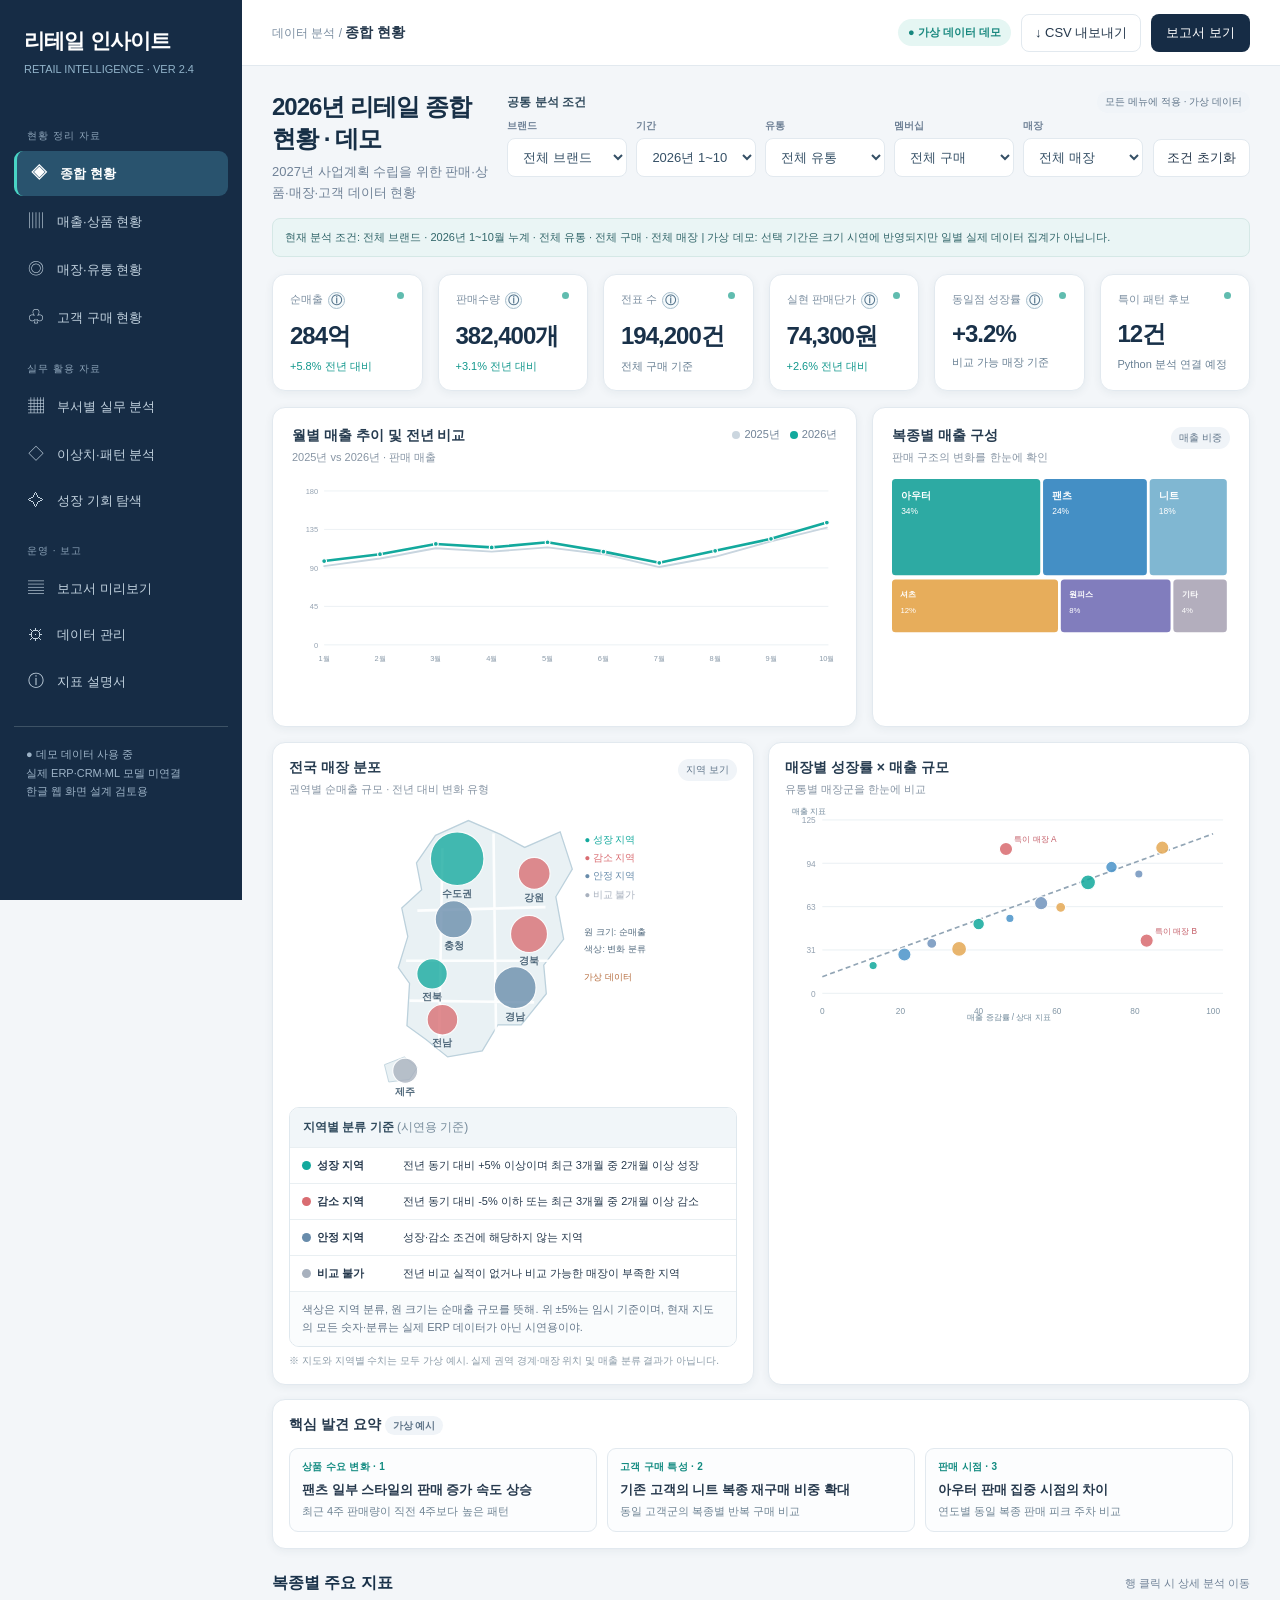
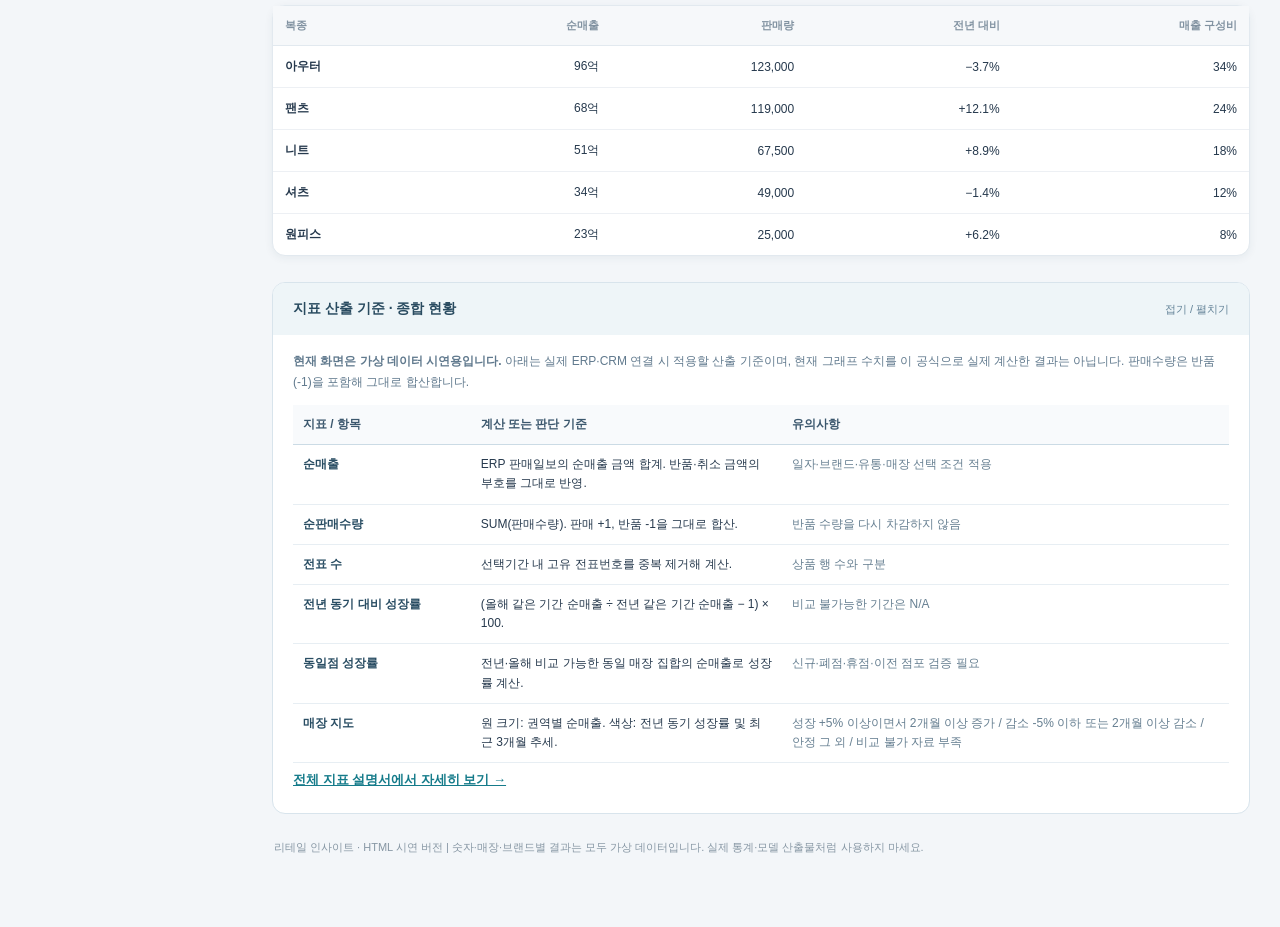
<file: retail-insight/index.html>
<!doctype html><html lang="ko"><head><meta charset="utf-8"><meta name="viewport" content="width=device-width,initial-scale=1"><title>리테일 인사이트 Ver.2.2 | 데이터 기반 사업계획 지원</title><style>
:root{--navy:#162c45;--dark:#1c3147;--ink:#26394d;--muted:#708297;--line:#e2e9ef;--bg:#f3f6f9;--white:#fff;--teal:#13a99d;--teal2:#daf5f1;--blue:#4b8cc9;--orange:#e3a44e;--red:#d96c71;--soft:#f7f9fb;--radius:13px}*{box-sizing:border-box}body{margin:0;font-family:Arial,'Malgun Gothic','Apple SD Gothic Neo',sans-serif;background:var(--bg);color:var(--ink);font-size:13px}button,select,input{font:inherit}button{cursor:pointer}.layout{display:flex;min-height:100vh}.sidebar{width:242px;flex:none;background:var(--navy);color:#dce8f4;position:sticky;top:0;height:100vh;overflow-y:auto;padding:25px 14px}.logo{font-size:21px;font-weight:800;letter-spacing:-.8px;color:#fff;padding:2px 10px}.logo small{display:block;font-size:11px;font-weight:400;letter-spacing:0;color:#92b4ca;margin:8px 0 30px}.side-label{font-size:10px;letter-spacing:1px;color:#8da4b9;margin:22px 13px 8px}.nav{width:100%;border:0;background:none;color:#c2d2df;text-align:left;padding:12px;border-radius:9px;display:flex;align-items:center;gap:11px;font-size:13px;margin:3px 0}.nav:hover{background:#263f59}.nav.active{color:#fff;background:#29536e;font-weight:700;border-left:3px solid #49d4c5}.nav .ni{width:20px;text-align:center;font-size:16px}.sidebar-footer{padding:18px 12px;margin-top:22px;border-top:1px solid #3d5265;color:#9db3c7;line-height:1.7;font-size:11px}.main{flex:1;min-width:0}.topbar{height:66px;background:#fff;border-bottom:1px solid var(--line);display:flex;align-items:center;justify-content:space-between;padding:0 30px;position:sticky;top:0;z-index:20}.breadcrumbs{font-size:12px;color:#7a8da0}.breadcrumbs strong{color:#26394d;font-size:14px}.top-actions{display:flex;gap:10px;align-items:center}.tag{background:#e5f6f3;color:#17877e;border-radius:30px;padding:6px 10px;font-size:11px;font-weight:700}.ghost{border:1px solid var(--line);background:white;padding:9px 13px;border-radius:8px;color:var(--ink)}.primary{border:0;background:var(--navy);color:white;padding:10px 15px;border-radius:8px}.content{padding:25px 30px 45px;max-width:1740px;margin:auto}.head{display:flex;align-items:flex-start;justify-content:space-between;gap:15px;margin-bottom:19px}.head h1{font-size:24px;letter-spacing:-1px;margin:0 0 7px;color:#172f46}.head p{margin:0;color:var(--muted);line-height:1.6}.filters{display:grid;grid-template-columns:repeat(5,minmax(120px,1fr));gap:9px;width:100%}.filter-group{display:flex;flex-direction:column;gap:5px;min-width:0}.filter-group label{font-size:10px;font-weight:700;color:#708297}.filters .filter-group select{width:100%;min-width:0}.filter-row{display:flex;align-items:end;gap:10px}.filter-reset{white-space:nowrap}.scopebar{font-size:11px;background:#eaf5f5;color:#32666a;border:1px solid #d5e8e6;padding:10px 12px;border-radius:8px;margin:-5px 0 17px;line-height:1.6}.customer-notice{padding:12px 16px;background:#f0f6fa;border:1px solid #d7e4eb;border-radius:9px;color:#4c697a;line-height:1.7;margin-bottom:14px;font-size:12px}.customer-option{display:none}.customer-option.active{display:block}.filter-head{display:flex;align-items:center;justify-content:space-between;gap:10px;margin:0 0 6px}.filter-head strong{color:#344d5f;font-size:12px}.filters select{border:1px solid var(--line);background:white;border-radius:8px;padding:10px 11px;min-width:105px;color:#355066}.tabs{display:flex;gap:7px;margin:18px 0}.tab{border:1px solid var(--line);border-radius:8px;background:white;padding:11px 17px;color:#607487;font-weight:650}.tab.active{background:var(--navy);color:white;border-color:var(--navy)}.grid{display:grid;gap:15px}.kpis{grid-template-columns:repeat(6,minmax(0,1fr));margin-bottom:16px}.panel{background:white;border:1px solid var(--line);border-radius:var(--radius);box-shadow:0 2px 8px #253d5010;min-width:0}.kpi{padding:17px 17px 16px;min-height:108px;position:relative}.kpi-label{color:#7b8ea0;font-size:11px;margin-bottom:11px}.kpi-val{font-size:24px;font-weight:800;letter-spacing:-1px;color:#193149}.delta{font-size:11px;margin-top:7px;color:#698094}.up{color:#11978c}.down{color:#d86870}.kpi:before{content:"";position:absolute;top:17px;right:18px;width:7px;height:7px;background:#60bcaf;border-radius:50%}.g2{grid-template-columns:1.55fr 1fr}.g3{grid-template-columns:1.3fr 1fr 1fr}.gwide{grid-template-columns:1.35fr 1fr}.chart-box{padding:19px;min-height:320px}.chart-head{display:flex;justify-content:space-between;align-items:flex-start;gap:8px;margin-bottom:14px}.chart-head h3{font-size:14px;margin:0 0 5px;color:#273c50}.chart-head .sub{font-size:11px;color:#8795a4}.legend{font-size:11px;color:#718397;white-space:nowrap}.dot{display:inline-block;width:8px;height:8px;border-radius:50%;margin:0 4px 0 10px;vertical-align:middle}.chart{width:100%;min-height:220px}.chart svg{display:block;width:100%;height:auto;overflow:visible}.chart svg text{font-family:Arial,'Malgun Gothic',sans-serif}.mini-legend{display:flex;gap:15px;flex-wrap:wrap;color:#81909e;font-size:11px;margin:9px 0}.insights{padding:19px}.insights h3{margin:0 0 14px;font-size:14px}.insight{padding:12px;border-radius:9px;border:1px solid var(--line);background:#fcfdfe;margin-bottom:10px;cursor:pointer;transition:background .15s}.insight:hover,.insight.selected{background:#eef8f7;border-color:#a7dcd5}.insight .eyebrow{font-size:10px;letter-spacing:.3px;color:#138b81;font-weight:750;margin-bottom:6px}.insight strong{display:block;font-size:13px;line-height:1.5}.insight p{color:#6f8494;line-height:1.6;margin:5px 0 0;font-size:11px}.pill{background:#f0f4f8;border-radius:30px;padding:4px 8px;font-size:10px;color:#607589}.section{margin:24px 0 11px;display:flex;justify-content:space-between;align-items:center}.section h2{font-size:16px;color:#183149;margin:0}.section .note{color:var(--muted);font-size:11px}.data-table{width:100%;border-collapse:collapse;white-space:nowrap;font-size:12px}.data-table th{color:#8192a1;background:#f6f8fa;font-size:11px;padding:12px;text-align:right;font-weight:700;border-bottom:1px solid var(--line)}.data-table td{padding:12px;text-align:right;border-bottom:1px solid #edf0f4}.data-table th:first-child,.data-table td:first-child{text-align:left;font-weight:650}.data-table tr:last-child td{border-bottom:0}.table-wrap{overflow:auto}.table-bar{display:flex;justify-content:space-between;padding:18px 19px 12px;align-items:center}.table-bar h3{margin:0;font-size:14px}.statusbar{font-size:11px;color:#788b9b}.mapwrap{display:flex;gap:15px;align-items:center}.mapdraw{flex:1}.mapaside{width:130px;flex:none;font-size:11px;line-height:1.8;color:#667d8f}.mapaside strong{display:block;font-size:14px;color:#1c364e}.map-note{font-size:10px;color:#8b9ba8;margin-top:7px}.explain{margin-top:12px;border-top:1px solid var(--line);padding-top:12px;color:#5d7286;line-height:1.7;font-size:11px}.dept-tabs{display:flex;gap:7px;flex-wrap:wrap}.dept-tab{padding:9px 14px;background:white;border:1px solid var(--line);border-radius:8px;color:#667d90}.dept-tab.active{background:#dff3f0;border-color:#a0d6cc;color:#167d76;font-weight:800}.actionbox{border-left:3px solid #18a396;background:#f1faf8;padding:13px 16px;border-radius:6px;line-height:1.7;color:#526e74}.actionbox strong{display:block;color:#176d68;margin-bottom:5px}.split{display:flex;gap:15px}.split .panel{flex:1}.summarycard{padding:20px}.summarycard h3{font-size:15px;margin:0 0 9px}.summarycard p{font-size:12px;line-height:1.8;color:#688092}.metric-highlight{font-size:29px;font-weight:800;color:#1c3d55}.footnote{font-size:11px;line-height:1.8;color:#8797a4;margin-top:14px}.onlyscreen{display:none}.onlyscreen.active{display:block}.cohort{width:100%;border-collapse:separate;border-spacing:4px;font-size:11px}.cohort th{font-size:10px;color:#8293a1}.cohort td{border-radius:4px;text-align:center;padding:10px 4px;color:#134c55;font-weight:700}.empty{background:#f2f5f8!important;color:#a5b2bf!important}.report-preview{background:#fff;border:1px solid var(--line);box-shadow:0 8px 25px #23415c12;padding:26px;max-width:740px}.report-preview h2{margin:5px 0 8px}.report-preview .hline{height:4px;background:var(--navy);margin-bottom:18px}.analysis-chip{font-size:10px;border-radius:12px;padding:4px 7px;background:#e8f7f4;color:#23857c}.btn-inline{color:#167d82;background:none;border:0;padding:0;text-decoration:underline}.hover-tip{position:fixed;pointer-events:none;background:#17334c;color:white;border-radius:8px;padding:8px 10px;font-size:11px;max-width:220px;line-height:1.5;z-index:99;display:none;box-shadow:0 4px 16px #0002}.nav-toggle{display:none}.print-only{display:none}@media(max-width:1250px){.kpis{grid-template-columns:repeat(3,1fr)}.g3{grid-template-columns:1fr 1fr}.g3>:first-child{grid-column:span 2}}@media(max-width:1100px){.filters{grid-template-columns:repeat(3,minmax(120px,1fr))}}@media(max-width:680px){.filters{grid-template-columns:repeat(2,minmax(110px,1fr))}.filter-row{display:block}.filter-reset{margin-top:8px}}@media(max-width:900px){.sidebar{position:fixed;z-index:31;transform:translateX(-100%);transition:.2s}.sidebar.show{transform:none}.nav-toggle{display:inline-block}.topbar{padding:0 14px}.content{padding:22px 14px}.head{display:block}.filters{margin-top:12px}.g2,.g3,.gwide{grid-template-columns:1fr}.g3>:first-child{grid-column:auto}.mapaside{width:100px}}@media(max-width:600px){.kpis{grid-template-columns:repeat(2,1fr)}.kpi-val{font-size:19px}.chart-box{padding:14px}.top-actions .tag{display:none}.content{padding:15px 9px}.mapwrap{display:block}.mapaside{width:auto}.head h1{font-size:21px}}@media print{.sidebar,.topbar,.filters,.tabs,.dept-tabs,.no-print,.nav-toggle{display:none!important}.layout{display:block}.content{padding:0}.onlyscreen{display:none!important}#report{display:block!important}.report-preview{border:0;box-shadow:none;max-width:none}.panel{break-inside:avoid}body{background:white}}

/* Ver 2.2: dense readable analytical board */
.overview-bottom{grid-template-columns:minmax(0,1.15fr) minmax(0,1.15fr) minmax(310px,.95fr);align-items:stretch;gap:14px}
.overview-bottom>.panel{min-width:0;min-height:0}
.overview-bottom .chart-box{padding:16px;min-height:0}
.overview-bottom .chart{min-height:0}
.overview-bottom #overviewMap svg{width:100%;max-height:290px;object-fit:contain}
.overview-bottom #overviewBubble svg{width:100%;max-height:290px;object-fit:contain}
.overview-bottom .insights{padding:16px}
.overview-bottom .insights .insight{padding:11px 12px;margin-bottom:9px}
.overview-bottom .insights .insight p{line-height:1.45}
.overview-bottom .chart-head{margin-bottom:8px}
.date-range-panel{display:flex;align-items:center;flex-wrap:wrap;gap:10px;margin-top:11px;padding:12px;background:#f1f7fa;border:1px solid #d5e5ee;border-radius:9px}
.date-range-panel[hidden]{display:none!important}
.date-range-title{font-size:12px;font-weight:750;color:#29445d;margin-right:5px}
.date-range-panel label{display:flex;align-items:center;gap:7px;font-size:11px;font-weight:700;color:#52697e}
.date-range-panel input{background:white;border:1px solid #d4dfe8;border-radius:7px;padding:9px;color:#233e54;min-width:148px}
.date-hint{font-size:11px;color:#637e93}
.date-hint.invalid{color:#b94c52;font-weight:700}
@media (max-width:1430px){.overview-bottom{grid-template-columns:repeat(2,minmax(0,1fr))}.overview-bottom>.insights{grid-column:1/-1;display:block}.overview-bottom #overviewInsights{display:grid;grid-template-columns:repeat(3,minmax(0,1fr));gap:10px}.overview-bottom .insights .insight{margin:0}}
@media (max-width:850px){.overview-bottom{grid-template-columns:1fr}.overview-bottom>.insights{grid-column:auto}.overview-bottom #overviewInsights{grid-template-columns:1fr}}

/* 지표 설명: 키보드·터치 환경에서도 열리는 툴팁 */
.metric-info{display:inline-flex;position:relative;vertical-align:middle;margin-left:5px;align-items:center;justify-content:center;width:17px;height:17px;border:1px solid #a6bdcb;border-radius:50%;background:#f5fafc;color:#54738b;font-size:11px;font-weight:800;cursor:help;outline-offset:2px}
.metric-info:focus-visible{outline:2px solid #148f9c}
.metric-tip{display:none;position:absolute;z-index:35;top:22px;left:0;min-width:245px;max-width:min(330px,80vw);padding:12px 13px;color:#243447;background:#fff;border:1px solid #c9d7e2;box-shadow:0 10px 28px #19314b22;border-radius:9px;font-size:12px;font-weight:400;line-height:1.65;white-space:normal;text-align:left;pointer-events:none}
.metric-tip strong{display:block;color:#15344c;margin-bottom:4px}
.metric-tip small{display:block;margin-top:6px;color:#637b90}
.metric-info:hover .metric-tip,.metric-info:focus .metric-tip,.metric-info.open .metric-tip{display:block}
.glossary-search{width:100%;border:1px solid var(--line);border-radius:8px;padding:12px 14px;margin:8px 0 18px;background:#fff}
.glossary-grid{display:grid;grid-template-columns:repeat(2,minmax(0,1fr));gap:12px}
.glossary-item{padding:17px;border:1px solid var(--line);border-radius:11px;background:#fff}
.glossary-item h3{margin:0 0 8px;font-size:15px}.glossary-item p{margin:6px 0;line-height:1.6}.glossary-item .group{font-size:11px;color:#33898c;font-weight:700}.glossary-item .formula{background:#f2f6f8;border-radius:6px;padding:9px;word-break:keep-all}.glossary-item .caution{font-size:12px;color:#64788b}
@media(max-width:850px){.glossary-grid{grid-template-columns:1fr}}

.region-guide{margin:12px 0 4px;border:1px solid #dfe8ee;border-radius:10px;overflow:hidden;background:#fff}
.region-guide-title{padding:11px 13px;background:#f1f6f9;font-weight:750;color:#304a5d;font-size:12px}
.region-guide-row{display:grid;grid-template-columns:92px 1fr;gap:9px;align-items:center;padding:9px 12px;border-top:1px solid #e9eff2;font-size:11px;line-height:1.55}
.region-guide-key{display:flex;gap:6px;align-items:center;white-space:nowrap;font-weight:700}
.region-guide-dot{flex:none;width:9px;height:9px;border-radius:50%}
.region-guide-note{padding:9px 12px;background:#fafcfd;color:#64778a;font-size:11px;line-height:1.6;border-top:1px solid #e9eff2}
@media(max-width:560px){.region-guide-row{grid-template-columns:90px 1fr}}

/* 각 분석 화면 하단 산출 기준 */
.methodology{margin-top:26px;border:1px solid #d8e4ec;background:#fff;border-radius:13px;overflow:hidden;clear:both}
.methodology>summary{list-style:none;cursor:pointer;padding:17px 20px;background:#eef5f8;color:#294b60;font-size:14px;font-weight:750;display:flex;align-items:center;justify-content:space-between;gap:12px}
.methodology>summary::-webkit-details-marker{display:none}
.methodology>summary::after{content:'접기 / 펼치기';font-size:11px;font-weight:400;color:#648398}
.methodology-inner{padding:16px 20px}
.methodology-note{font-size:12px;line-height:1.75;color:#617a8e;margin:0 0 12px}
.methodology-table{width:100%;border-collapse:collapse;font-size:12px;line-height:1.6}
.methodology-table th{text-align:left;padding:10px;border-bottom:1px solid #cbdbe5;background:#f8fafc;color:#3b576d}
.methodology-table td{vertical-align:top;padding:10px;border-bottom:1px solid #e7eef3}
.methodology-table td:first-child{width:19%;font-weight:700;color:#294d63}
.methodology-table td:last-child{color:#667f91}
.methodology-link{border:0;background:transparent;color:#157b8a;text-decoration:underline;cursor:pointer;padding:8px 0;font-weight:700}
@media(max-width:750px){.methodology-inner{padding:12px}.methodology-table th,.methodology-table td{padding:7px 5px;font-size:11px}.methodology-table td:first-child{width:25%}}
</style></head><body><div class="layout"><aside class="sidebar" id="sidebar"><div class="logo">리테일 인사이트<small>RETAIL INTELLIGENCE · VER 2.4</small></div><div class="side-label">현황 정리 자료</div><button class="nav active" data-screen="overview"><span class="ni">◈</span> 종합 현황</button><button class="nav" data-screen="sales"><span class="ni">▥</span> 매출·상품 현황</button><button class="nav" data-screen="stores"><span class="ni">◎</span> 매장·유통 현황</button><button class="nav" data-screen="customers"><span class="ni">♧</span> 고객 구매 현황</button><div class="side-label">실무 활용 자료</div><button class="nav" data-screen="practical"><span class="ni">▦</span> 부서별 실무 분석</button><button class="nav" data-screen="anomalies"><span class="ni">◇</span> 이상치·패턴 분석</button><button class="nav" data-screen="opportunities"><span class="ni">✧</span> 성장 기회 탐색</button><div class="side-label">운영 · 보고</div><button class="nav" data-screen="report"><span class="ni">▤</span> 보고서 미리보기</button><button class="nav" data-screen="data"><span class="ni">⚙</span> 데이터 관리</button><button class="nav" data-screen="glossary"><span class="ni">ⓘ</span> 지표 설명서</button><div class="sidebar-footer">● 데모 데이터 사용 중<br>실제 ERP·CRM·ML 모델 미연결<br>한글 웹 화면 설계 검토용</div></aside><main class="main"><div class="topbar"><div class="breadcrumbs"><button class="ghost nav-toggle" onclick="document.getElementById('sidebar').classList.toggle('show')">☰</button> <span>데이터 분석</span> / <strong id="crumb">종합 현황</strong></div><div class="top-actions"><span class="tag">● 가상 데이터 데모</span><button class="ghost" onclick="downloadCSV()">↓ CSV 내보내기</button><button class="primary" onclick="go('report')">보고서 보기</button></div></div><div class="content"><div class="head"><div><h1 id="screenTitle">2026년 리테일 종합 현황 · 데모</h1><p id="screenDesc">2027년 사업계획 수립을 위한 판매·상품·매장·고객 데이터 현황</p></div><div style="width:100%"><div class="filter-head"><strong>공통 분석 조건</strong><span class="pill">모든 메뉴에 적용 · 가상 데이터</span></div><div class="filter-row"><div class="filters"><div class="filter-group"><label for="brand">브랜드</label><select id="brand"><option value="전체 브랜드">전체 브랜드</option><option>조이너스</option><option>꼼빠니아</option><option>트루젠</option><option>바인드</option><option>모스바니</option><option>아위</option></select></div><div class="filter-group"><label for="period">기간</label><select id="period"><option value="누계">2026년 1~10월 누계</option><option value="최근3">최근 3개월</option><option value="최근1">최근 1개월</option><option value="직접">날짜 직접 지정</option></select></div><div class="filter-group"><label for="channel">유통</label><select id="channel"><option value="전체 유통">전체 유통</option><option>백화점</option><option>아울렛</option><option>대리점</option><option>마트</option></select></div><div class="filter-group"><label for="membership">멤버십</label><select id="membership"><option value="all">전체 구매</option><option value="member">멤버십 구매</option></select></div><div class="filter-group"><label for="store">매장</label><select id="store"><option value="all">전체 매장</option></select></div></div><button type="button" id="resetFilters" class="ghost filter-reset">조건 초기화</button></div><div id="dateRangePanel" class="date-range-panel" hidden><span class="date-range-title">조회 일자 직접 지정</span><label>시작일 <input type="date" id="dateStart" value="2026-01-01" min="2023-01-01" max="2026-11-01"></label><span class="date-separator">~</span><label>종료일 <input type="date" id="dateEnd" value="2026-10-31" min="2023-01-01" max="2026-11-01"></label><span class="date-hint" id="dateHint">시작일과 종료일을 선택하면 분석 기간이 적용됩니다.</span></div></div></div><div id="scopebar" class="scopebar">전체 브랜드 · 2026년 1~10월 누계 · 전체 유통 · 전체 구매 · 전체 매장</div>
<section class="onlyscreen active" id="overview"><div class="grid kpis" id="overviewKpis"></div><div class="grid g2"><div class="panel chart-box"><div class="chart-head"><div><h3>월별 매출 추이 및 전년 비교</h3><div class="sub">2025년 vs 2026년 · 판매 매출</div></div><span class="legend"><i class="dot" style="background:#cbd6df"></i>2025년<i class="dot" style="background:#12a99d"></i>2026년</span></div><div class="chart" id="overviewTrend"></div></div><div class="panel chart-box"><div class="chart-head"><div><h3>복종별 매출 구성</h3><div class="sub">판매 구조의 변화를 한눈에 확인</div></div><span class="pill">매출 비중</span></div><div class="chart" id="overviewTreemap"></div></div></div><div class="grid overview-bottom" style="margin-top:15px"><div class="panel chart-box"><div class="chart-head"><div><h3>전국 매장 분포</h3><div class="sub">권역별 순매출 규모 · 전년 대비 변화 유형</div></div><span class="pill">지역 보기</span></div><div class="chart" id="overviewMap"></div><div class="region-guide" aria-label="지도 분류 기준">
 <div class="region-guide-title">지역별 분류 기준 <span style="font-weight:400;color:#768b9b">(시연용 기준)</span></div>
 <div class="region-guide-row"><span class="region-guide-key"><span class="region-guide-dot" style="background:#13a99d"></span>성장 지역</span><span>전년 동기 대비 +5% 이상이며 최근 3개월 중 2개월 이상 성장</span></div>
 <div class="region-guide-row"><span class="region-guide-key"><span class="region-guide-dot" style="background:#d96c71"></span>감소 지역</span><span>전년 동기 대비 -5% 이하 또는 최근 3개월 중 2개월 이상 감소</span></div>
 <div class="region-guide-row"><span class="region-guide-key"><span class="region-guide-dot" style="background:#688cab"></span>안정 지역</span><span>성장·감소 조건에 해당하지 않는 지역</span></div>
 <div class="region-guide-row"><span class="region-guide-key"><span class="region-guide-dot" style="background:#a8b1be"></span>비교 불가</span><span>전년 비교 실적이 없거나 비교 가능한 매장이 부족한 지역</span></div>
 <div class="region-guide-note">색상은 지역 분류, 원 크기는 순매출 규모를 뜻해. 위 ±5%는 임시 기준이며, 현재 지도의 모든 숫자·분류는 실제 ERP 데이터가 아닌 시연용이야.</div>
 </div><div class="map-note">※ 지도와 지역별 수치는 모두 가상 예시. 실제 권역 경계·매장 위치 및 매출 분류 결과가 아닙니다.</div></div><div class="panel chart-box"><div class="chart-head"><div><h3>매장별 성장률 × 매출 규모</h3><div class="sub">유통별 매장군을 한눈에 비교</div></div></div><div class="chart" id="overviewBubble"></div></div><div class="panel insights"><h3>핵심 발견 요약 <span class="pill">가상 예시</span></h3><div id="overviewInsights"></div></div></div><div class="section"><h2>복종별 주요 지표</h2><span class="note">행 클릭 시 상세 분석 이동</span></div><div class="panel" id="overviewTable"></div><details class="methodology" open><summary>지표 산출 기준 · 종합 현황</summary><div class="methodology-inner"><p class="methodology-note"><strong>현재 화면은 가상 데이터 시연용입니다.</strong> 아래는 실제 ERP·CRM 연결 시 적용할 산출 기준이며, 현재 그래프 수치를 이 공식으로 실제 계산한 결과는 아닙니다. 판매수량은 반품(-1)을 포함해 그대로 합산합니다.</p><table class="methodology-table"><thead><tr><th>지표 / 항목</th><th>계산 또는 판단 기준</th><th>유의사항</th></tr></thead><tbody><tr><td>순매출</td><td>ERP 판매일보의 순매출 금액 합계. 반품·취소 금액의 부호를 그대로 반영.</td><td>일자·브랜드·유통·매장 선택 조건 적용</td></tr><tr><td>순판매수량</td><td>SUM(판매수량). 판매 +1, 반품 -1을 그대로 합산.</td><td>반품 수량을 다시 차감하지 않음</td></tr><tr><td>전표 수</td><td>선택기간 내 고유 전표번호를 중복 제거해 계산.</td><td>상품 행 수와 구분</td></tr><tr><td>전년 동기 대비 성장률</td><td>(올해 같은 기간 순매출 ÷ 전년 같은 기간 순매출 − 1) × 100.</td><td>비교 불가능한 기간은 N/A</td></tr><tr><td>동일점 성장률</td><td>전년·올해 비교 가능한 동일 매장 집합의 순매출로 성장률 계산.</td><td>신규·폐점·휴점·이전 점포 검증 필요</td></tr><tr><td>매장 지도</td><td>원 크기: 권역별 순매출. 색상: 전년 동기 성장률 및 최근 3개월 추세.</td><td>성장 +5% 이상이면서 2개월 이상 증가 / 감소 -5% 이하 또는 2개월 이상 감소 / 안정 그 외 / 비교 불가 자료 부족</td></tr></tbody></table><button class="methodology-link" type="button" onclick="go('glossary')">전체 지표 설명서에서 자세히 보기 →</button></div></details></section>
<section class="onlyscreen" id="sales"><div class="grid kpis" id="salesKpis"></div><div class="grid g2"><div class="panel chart-box"><div class="chart-head"><div><h3>매출 변화 기여도</h3><div class="sub">복종별 증감 기여액 · 워터폴</div></div><span class="pill">전년 동기 비교</span></div><div class="chart" id="waterfall"></div></div><div class="panel chart-box"><div class="chart-head"><div><h3>스타일 판매량 분포 · 박스플롯</h3><div class="sub">복종별 중앙값·사분위수·이상치</div></div></div><div class="chart" id="boxplot"></div></div></div><div class="grid g2" style="margin-top:15px"><div class="panel chart-box"><div class="chart-head"><div><h3>월별 복종 판매 패턴</h3><div class="sub">월 × 복종 · 판매지수 히트맵</div></div></div><div class="chart" id="seasonHeatmap"></div></div><div class="panel chart-box"><div class="chart-head"><div><h3>스타일별 판매량 분포</h3><div class="sub">상위 상품 집중도와 롱테일 구조</div></div></div><div class="chart" id="histogram"></div></div></div><div class="section"><h2>상품 분석 상세표</h2></div><div class="panel" id="salesTable"></div><details class="methodology" open><summary>지표 산출 기준 · 매출·상품</summary><div class="methodology-inner"><p class="methodology-note"><strong>현재 화면은 가상 데이터 시연용입니다.</strong> 아래는 실제 ERP·CRM 연결 시 적용할 산출 기준이며, 현재 그래프 수치를 이 공식으로 실제 계산한 결과는 아닙니다. 판매수량은 반품(-1)을 포함해 그대로 합산합니다.</p><table class="methodology-table"><thead><tr><th>지표 / 항목</th><th>계산 또는 판단 기준</th><th>유의사항</th></tr></thead><tbody><tr><td>복종별 매출 기여액</td><td>각 복종의 당기 순매출 − 전년 동일기간 순매출.</td><td>워터폴 기여액 합계가 전체 증감액과 일치해야 함</td></tr><tr><td>스타일별 순판매수량</td><td>스타일별 SUM(판매수량). 반품 행은 음수 그대로 합산.</td><td>스타일명·품번 매핑 검증 필요</td></tr><tr><td>상품 판매 분포·박스플롯</td><td>비교 가능한 스타일의 순판매수량 분포에서 Q1, 중앙값, Q3과 이상치를 계산.</td><td>IQR=Q3−Q1, 수염 범위는 일반적으로 Q1−1.5×IQR ~ Q3+1.5×IQR</td></tr><tr><td>판매 시점 히트맵</td><td>월/주차별 복종 순판매수량 또는 구성비 계산.</td><td>연도별 판매 가능 기간이 다를 수 있음</td></tr><tr><td>실현 판매단가</td><td>순매출 ÷ 순판매수량.</td><td>수량 0 또는 음수 구간의 값은 예외 처리</td></tr></tbody></table><button class="methodology-link" type="button" onclick="go('glossary')">전체 지표 설명서에서 자세히 보기 →</button></div></details></section>
<section class="onlyscreen" id="stores"><div class="grid kpis" id="storeKpis"></div><div class="grid g2"><div class="panel chart-box"><div class="chart-head"><div><h3>권역별 매장 분포</h3><div class="sub">원 크기: 매출 · 색: 전년 대비 증감</div></div></div><div class="chart" id="storeMap"></div><div class="region-guide" aria-label="지도 분류 기준">
 <div class="region-guide-title">지역별 분류 기준 <span style="font-weight:400;color:#768b9b">(시연용 기준)</span></div>
 <div class="region-guide-row"><span class="region-guide-key"><span class="region-guide-dot" style="background:#13a99d"></span>성장 지역</span><span>전년 동기 대비 +5% 이상이며 최근 3개월 중 2개월 이상 성장</span></div>
 <div class="region-guide-row"><span class="region-guide-key"><span class="region-guide-dot" style="background:#d96c71"></span>감소 지역</span><span>전년 동기 대비 -5% 이하 또는 최근 3개월 중 2개월 이상 감소</span></div>
 <div class="region-guide-row"><span class="region-guide-key"><span class="region-guide-dot" style="background:#688cab"></span>안정 지역</span><span>성장·감소 조건에 해당하지 않는 지역</span></div>
 <div class="region-guide-row"><span class="region-guide-key"><span class="region-guide-dot" style="background:#a8b1be"></span>비교 불가</span><span>전년 비교 실적이 없거나 비교 가능한 매장이 부족한 지역</span></div>
 <div class="region-guide-note">색상은 지역 분류, 원 크기는 순매출 규모를 뜻해. 위 ±5%는 임시 기준이며, 현재 지도의 모든 숫자·분류는 실제 ERP 데이터가 아닌 시연용이야.</div>
 </div><div class="map-note">※ 지도는 실제 지리 데이터가 아닌 화면 시안용 단순화 도식</div></div><div class="panel chart-box"><div class="chart-head"><div><h3>고객 수 대비 매출 · 회귀 잔차</h3><div class="sub">추세선 기준으로 이례적인 매장 자동 표시</div></div><span class="pill">Python 회귀분석 예시</span></div><div class="chart" id="storeRegression"></div><div class="explain">회귀선 위쪽의 특이 매장은 구매고객 수 대비 매출이 높을 수 있어. 실제 운영에서는 영업일·매장 면적·할인율 등을 함께 검토해야 해.</div></div></div><div class="grid g2" style="margin-top:15px"><div class="panel chart-box"><div class="chart-head"><div><h3>매장군 × 복종 판매 특성</h3><div class="sub">유사 매장군 분류 후 구성 비교</div></div></div><div class="chart" id="storeHeatmap"></div></div><div class="panel chart-box"><div class="chart-head"><div><h3>유통별 매출·성장률</h3><div class="sub">유통별 상대적인 규모와 변화</div></div></div><div class="chart" id="channelBar"></div></div></div><div class="section"><h2>검토할 매장 특이 패턴</h2></div><div class="panel" id="storeTable"></div><details class="methodology" open><summary>지표 산출 기준 · 매장·유통</summary><div class="methodology-inner"><p class="methodology-note"><strong>현재 화면은 가상 데이터 시연용입니다.</strong> 아래는 실제 ERP·CRM 연결 시 적용할 산출 기준이며, 현재 그래프 수치를 이 공식으로 실제 계산한 결과는 아닙니다. 판매수량은 반품(-1)을 포함해 그대로 합산합니다.</p><table class="methodology-table"><thead><tr><th>지표 / 항목</th><th>계산 또는 판단 기준</th><th>유의사항</th></tr></thead><tbody><tr><td>지역별 매출 및 지도 색상</td><td>비교 가능한 매장들의 전년 동기 순매출과 현재 순매출 비교.</td><td>성장 +5% 이상이면서 최근 3개월 중 2개월 성장 / 감소 -5% 이하 또는 2개월 감소 / 안정 그 외 / 비교 불가</td></tr><tr><td>동일점 성장률</td><td>두 비교기간 모두 정상 영업한 동일 매장의 매출액만 합산해 성장률 계산.</td><td>매장개점·폐점·휴점 이력 필요</td></tr><tr><td>매장 매출 중앙값</td><td>선택조건에 해당하는 매장별 순매출 값을 정렬한 중앙값.</td><td>매장 수가 적으면 분포 해석에 주의</td></tr><tr><td>고객수 대비 매출 산점도</td><td>매장별 식별된 멤버십 구매고객 수와 해당 범위 매출액의 관계 비교.</td><td>전체 구매 매출과 멤버십 고객 수를 혼합해 고객당 매출로 해석하지 않음</td></tr><tr><td>회귀 잔차</td><td>매장 실제 매출 − 회귀식 예측 매출.</td><td>잔차가 큰 매장은 확인 후보이며 부진/성공 원인 확정 아님</td></tr></tbody></table><button class="methodology-link" type="button" onclick="go('glossary')">전체 지표 설명서에서 자세히 보기 →</button></div></details></section>
<section class="onlyscreen" id="customers"><div class="customer-notice" id="customerModeDesc"></div><div class="customer-option" id="customerAll"><div class="grid kpis" id="customerAllKpis"></div><div class="grid g2"><div class="panel chart-box"><div class="chart-head"><div><h3>월별 전체 구매 매출</h3><div class="sub">고객 수가 아닌 매출액 기준 · 가상 데이터</div></div></div><div class="chart" id="customerAllTrend"></div></div><div class="panel chart-box"><div class="chart-head"><div><h3>유통별 전체 구매 매출</h3><div class="sub">비회원 포함 · 전표 기준 집계 가능</div></div></div><div class="chart" id="customerAllChannel"></div></div></div><div class="section"><h2>전체 구매 분석 · 복종별 실적</h2></div><div class="panel" id="customerAllTable"></div><p class="footnote">※ 전체 구매에서는 실제 전체 고객 수, 재구매율, RFM, 코호트를 계산하지 않습니다. 해당 분석은 멤버십 구매 선택 시에만 표시합니다.</p></div><div class="customer-option" id="customerMember"><div class="grid kpis" id="customerKpis"></div><div class="grid g2"><div class="panel chart-box"><div class="chart-head"><div><h3>신규·기존 고객 월별 구매 추이</h3><div class="sub">식별된 멤버십 구매고객 수 기반</div></div></div><div class="chart" id="customerStack"></div></div><div class="panel chart-box"><div class="chart-head"><div><h3>RFM 고객 세그먼트 분포</h3><div class="sub">최근성 × 구매빈도 · 고객수 기반</div></div></div><div class="chart" id="rfmHeatmap"></div></div></div><div class="grid g2" style="margin-top:15px"><div class="panel chart-box"><div class="chart-head"><div><h3>최초 구매월 코호트 · 재구매 유지율</h3><div class="sub">월별 고객군의 후속 구매 비율</div></div></div><div class="chart" id="cohort"></div></div><div class="panel chart-box"><div class="chart-head"><div><h3>브랜드 간 교차구매</h3><div class="sub">두 브랜드를 모두 구매한 회원 비율 예시</div></div></div><div class="chart" id="crossBuy"></div></div></div><div class="section"><h2>고객군별 실무 참고사항</h2></div><div class="panel" id="customerTable"></div></div><details class="methodology" open><summary>지표 산출 기준 · 고객 구매</summary><div class="methodology-inner"><p class="methodology-note"><strong>현재 화면은 가상 데이터 시연용입니다.</strong> 아래는 실제 ERP·CRM 연결 시 적용할 산출 기준이며, 현재 그래프 수치를 이 공식으로 실제 계산한 결과는 아닙니다. 판매수량은 반품(-1)을 포함해 그대로 합산합니다.</p><table class="methodology-table"><thead><tr><th>지표 / 항목</th><th>계산 또는 판단 기준</th><th>유의사항</th></tr></thead><tbody><tr><td>전체 구매 화면</td><td>순매출 합계·SUM(판매수량)·고유 전표 수·전표당 순매출 표시.</td><td>비회원이 포함되므로 전체 구매고객 수는 계산하지 않음</td></tr><tr><td>멤버십 구매 화면</td><td>식별 가능한 멤버십 회원번호의 중복 제거 구매인원 집계.</td><td>전체 구매자 수로 표시하지 않음</td></tr><tr><td>전표당 평균 구매금액</td><td>전체 또는 멤버십 선택 집합의 순매출 ÷ 고유 전표 수.</td><td>고객당 구매금액과 다름</td></tr><tr><td>재구매율</td><td>관찰기간에 두 번 이상 구매한 식별 회원 수 ÷ 해당기간 구매회원 수 × 100.</td><td>반품·취소 전표 제외 기준과 관찰기간 명시</td></tr><tr><td>RFM</td><td>최근 구매일(R), 구매 빈도(F), 순구매금액(M)으로 멤버십 회원 분류.</td><td>절단점 및 관찰기간은 분석 시 확정</td></tr><tr><td>코호트·교차구매</td><td>첫 구매월을 기준으로 이후 재구매 비율 / 동일 회원번호 간 브랜드·복종 구매 연결.</td><td>회원번호 식별이 되지 않는 구매는 계산 대상 아님</td></tr></tbody></table><button class="methodology-link" type="button" onclick="go('glossary')">전체 지표 설명서에서 자세히 보기 →</button></div></details></section>
<section class="onlyscreen" id="practical"><div class="tabs dept-tabs" id="deptTabs"></div><div class="panel summarycard" style="margin-bottom:15px"><div style="display:flex;justify-content:space-between;align-items:flex-start;gap:10px"><div><h3 id="deptTitle" style="font-size:18px">상품기획 실무 분석</h3><p id="deptDesc">복종 구성, 스타일 효율, 판매 시점 변화로 다음 시즌 기획 근거를 확인합니다.</p></div><span class="tag">2027 사업계획 참고</span></div></div><div class="grid g2"><div class="panel chart-box"><div class="chart-head"><div><h3 id="deptChart1Title">상품별 판매 기여도</h3><div class="sub" id="deptChart1Desc">복종별 매출 기여</div></div></div><div class="chart" id="deptChart1"></div></div><div class="panel chart-box"><div class="chart-head"><div><h3 id="deptChart2Title">판매 패턴 비교</h3><div class="sub" id="deptChart2Desc">상품군별 수요 분포</div></div></div><div class="chart" id="deptChart2"></div></div></div><div class="section"><h2>업무에 활용할 분석 결과</h2><span class="note">확인된 사실과 검토 가설을 구분</span></div><div class="grid g2"><div class="panel insights" id="deptInsights"></div><div class="panel summarycard" id="deptActions"></div></div><details class="methodology" open><summary>지표 산출 기준 · 부서별 실무</summary><div class="methodology-inner"><p class="methodology-note"><strong>현재 화면은 가상 데이터 시연용입니다.</strong> 아래는 실제 ERP·CRM 연결 시 적용할 산출 기준이며, 현재 그래프 수치를 이 공식으로 실제 계산한 결과는 아닙니다. 판매수량은 반품(-1)을 포함해 그대로 합산합니다.</p><table class="methodology-table"><thead><tr><th>지표 / 항목</th><th>계산 또는 판단 기준</th><th>유의사항</th></tr></thead><tbody><tr><td>영업</td><td>지역·매장별 비교 가능한 기간의 매출 변화와 복종별 판매 구성 검토.</td><td>지표에 따라 전체 구매/멤버십 구매를 구별</td></tr><tr><td>상품기획</td><td>복종·스타일·컬러·사이즈별 순판매수량과 매출 구성비 비교.</td><td>반품(-1) 포함 SUM(판매수량)</td></tr><tr><td>디자인</td><td>스타일·컬러별 판매 반응 비교.</td><td>핏·소재 등 디자인 속성 분석은 별도 속성정보 필요</td></tr><tr><td>전략기획</td><td>브랜드별 매출 변화 및 유통 구성 비교.</td><td>브랜드별 이익은 원가·비용 배부 없이 산출 불가</td></tr><tr><td>마케팅·CRM</td><td>식별 회원의 RFM·재구매·교차구매 분석.</td><td>전체 구매와 멤버십 기준을 혼동하지 않음</td></tr></tbody></table><button class="methodology-link" type="button" onclick="go('glossary')">전체 지표 설명서에서 자세히 보기 →</button></div></details></section>
<section class="onlyscreen" id="anomalies"><div class="grid kpis" id="anomalyKpis"></div><div class="grid g2"><div class="panel chart-box"><div class="chart-head"><div><h3>매장별 매출 × 구매고객 산점도</h3><div class="sub">회귀선과 잔차 기반 이상치 강조</div></div><span class="pill">추세선 + 이상치</span></div><div class="chart" id="anomalyScatter"></div></div><div class="panel chart-box"><div class="chart-head"><div><h3>복종별 스타일 판매분포</h3><div class="sub">IQR 이상치 기준</div></div><span class="pill">박스플롯</span></div><div class="chart" id="anomalyBox"></div></div></div><div class="grid g2" style="margin-top:15px"><div class="panel chart-box"><div class="chart-head"><div><h3>상관관계 매트릭스</h3><div class="sub">매출·고객수·판매수량·할인율 간 관계</div></div></div><div class="chart" id="corrHeatmap"></div></div><div class="panel insights"><h3>검토할 이상 변화</h3><div id="anomalyInsights"></div><div class="explain">탐지 결과는 오류·성공·부진을 뜻하지 않으며, 사업부 책임 평가 근거로 바로 사용해서는 안 됩니다.</div></div></div><details class="methodology" open><summary>지표 산출 기준 · 이상치·패턴</summary><div class="methodology-inner"><p class="methodology-note"><strong>현재 화면은 가상 데이터 시연용입니다.</strong> 아래는 실제 ERP·CRM 연결 시 적용할 산출 기준이며, 현재 그래프 수치를 이 공식으로 실제 계산한 결과는 아닙니다. 판매수량은 반품(-1)을 포함해 그대로 합산합니다.</p><table class="methodology-table"><thead><tr><th>지표 / 항목</th><th>계산 또는 판단 기준</th><th>유의사항</th></tr></thead><tbody><tr><td>IQR 이상치</td><td>Q1−1.5×IQR 미만, Q3+1.5×IQR 초과 관측치를 이상 후보로 표시.</td><td>데이터 규모·매장군·시즌에 따라 별도 기준 필요</td></tr><tr><td>회귀 잔차</td><td>실제 매출 − 설명변수 기반 회귀 모델 예측 매출.</td><td>비교 가능한 유통·규모의 매장끼리 분석</td></tr><tr><td>상관관계</td><td>Pearson 또는 Spearman 상관계수로 변수 간 동행 정도 표시.</td><td>상관은 원인·효과의 증거가 아님</td></tr><tr><td>군집분석</td><td>표준화된 판매·고객 지표를 사용해 유사 매장/상품군 묶음 탐색.</td><td>K-means·DBSCAN 결과는 검증 전 참고 패턴</td></tr></tbody></table><button class="methodology-link" type="button" onclick="go('glossary')">전체 지표 설명서에서 자세히 보기 →</button></div></details></section>
<section class="onlyscreen" id="opportunities"><div class="panel summarycard" style="margin-bottom:15px"><h3>성장 기회 후보 · 데이터 탐색 결과</h3><p>정상적인 매출 집계 외에 변화폭, 지속성, 고객 특성, 판매 패턴으로 후속 검토 항목을 제안합니다. 아직 실무 실행의 인과 효과를 검증한 결과는 아닙니다.</p></div><div class="grid g2"><div class="panel insights"><h3>발견 목록 <span class="pill">클릭하여 자세히 보기</span></h3><div id="opportunityList"></div></div><div class="panel summarycard" id="opportunityDetail"></div></div><div class="section"><h2>향후 확장: 머신러닝 예측 검증</h2></div><div class="grid g2"><div class="panel chart-box"><div class="chart-head"><div><h3>과거 실적과 예측 비교</h3><div class="sub">실제 ML 모델이 아닌 예측 화면 예시</div></div><span class="pill">학습 모델 미연결</span></div><div class="chart" id="forecastLine"></div></div><div class="panel summarycard"><h3>운영 시 필요한 검증 지표</h3><p>• WAPE / MAE: 실제값과 예측값 차이<br>• 과거 시점별 시계열 백테스트<br>• 단순 전년동기·이동평균 기준 모델과 비교<br>• 모델 버전과 예측 생성일 보관<br>• 실제 실적 수집 후 성능 재평가</p><div class="actionbox"><strong>주의</strong>현재 그래프는 화면 레이아웃만 보여주는 가상 시뮬레이션이야. 정확도나 원인을 계산했다고 표시하지 않아.</div></div></div><details class="methodology" open><summary>지표 산출 기준 · 성장 기회</summary><div class="methodology-inner"><p class="methodology-note"><strong>현재 화면은 가상 데이터 시연용입니다.</strong> 아래는 실제 ERP·CRM 연결 시 적용할 산출 기준이며, 현재 그래프 수치를 이 공식으로 실제 계산한 결과는 아닙니다. 판매수량은 반품(-1)을 포함해 그대로 합산합니다.</p><table class="methodology-table"><thead><tr><th>지표 / 항목</th><th>계산 또는 판단 기준</th><th>유의사항</th></tr></thead><tbody><tr><td>성장 후보</td><td>동일 비교기간 매출 증감·판매수량·변화 지속성 등을 함께 확인.</td><td>가설이며 사업부 실행 지시나 인과관계 확정 아님</td></tr><tr><td>이상 패턴</td><td>분포 기반 IQR 또는 회귀 잔차 등으로 예상 범위를 벗어난 후보 표시.</td><td>상품 규모가 작은 경우 과장된 성장률 필터링 필요</td></tr><tr><td>검토 우선순위</td><td>영향 규모·지속성·신뢰 수준·실무 활용 가능성 등의 점수화 예정.</td><td>현재 데모의 순위·발견 문구는 실제 산출물이 아님</td></tr><tr><td>후속 검증</td><td>매장·상품·고객 세부 데이터로 현상의 재현 여부 확인.</td><td>재고·입고·원가 자료는 연결 시에만 사용</td></tr></tbody></table><button class="methodology-link" type="button" onclick="go('glossary')">전체 지표 설명서에서 자세히 보기 →</button></div></details></section>
<section class="onlyscreen" id="report"><div class="head"><div><h1>보고서 구성 및 미리보기</h1><p>현황 정리와 실무 활용을 분리하여 필요한 페이지만 저장합니다.</p></div><button class="primary no-print" onclick="window.print()">PDF로 인쇄 / 저장</button></div><div class="grid g2"><div class="panel summarycard no-print"><h3>보고서에 포함할 내용</h3><label style="display:block;margin:14px 0"><input type="checkbox" checked> 종합 KPI 및 월별 실적</label><label style="display:block;margin:14px 0"><input type="checkbox" checked> 상품·매장·고객 현황</label><label style="display:block;margin:14px 0"><input type="checkbox" checked> 실무 활용 분석과 시사점</label><label style="display:block;margin:14px 0"><input type="checkbox"> 이상치 탐지 및 검토 항목</label><div class="explain">데모에서는 미리보기 구조를 제공하며, 체크에 따른 실제 보고서 생성 엔진은 아직 연결되지 않았습니다.</div></div><div class="report-preview"><div class="hline"></div><div class="statusbar">2026년 1~10월 · 전체 브랜드 · 시연용</div><h2>2026 리테일 현황 및 2027 사업계획 참고자료</h2><p style="color:#758699;line-height:1.8">매출·상품·매장·고객 변화와 실무 활용 참고사항을 별도의 페이지로 구성</p><div class="grid" style="grid-template-columns:1fr 1fr;gap:10px;margin:18px 0"><div class="panel summarycard"><span class="pill">PART 01</span><h3>현황 정리</h3><p>매출 / 상품 / 매장 / 고객</p></div><div class="panel summarycard"><span class="pill">PART 02</span><h3>실무 활용</h3><p>영업 / MD / 디자인 / 전략 / 마케팅</p></div></div><div class="actionbox"><strong>보고서 작성 원칙</strong>관측된 수치와 가설을 구분하고, 미확인 원인을 확정적으로 기술하지 않습니다.</div><p class="footnote">※ 본 시제품의 모든 수치는 실제 회사 데이터가 아닌 가상 시연값입니다.</p></div></div><details class="methodology" open><summary>지표 산출 기준 · 보고서</summary><div class="methodology-inner"><p class="methodology-note"><strong>현재 화면은 가상 데이터 시연용입니다.</strong> 아래는 실제 ERP·CRM 연결 시 적용할 산출 기준이며, 현재 그래프 수치를 이 공식으로 실제 계산한 결과는 아닙니다. 판매수량은 반품(-1)을 포함해 그대로 합산합니다.</p><table class="methodology-table"><thead><tr><th>지표 / 항목</th><th>계산 또는 판단 기준</th><th>유의사항</th></tr></thead><tbody><tr><td>현황 보고서</td><td>선택된 브랜드·기간·유통·매장·구매구분의 매출·상품·매장·고객 현황을 요약.</td><td>모든 표·차트에 동일한 필터가 적용되어야 함</td></tr><tr><td>실무 참고자료</td><td>부서별 선택한 지표와 발견 후보의 산출 근거를 함께 제공.</td><td>추정·가설과 확정 실적은 구분</td></tr><tr><td>내보내기 기준</td><td>지표명·집계기간·조회 시점·데이터 버전·필터 조건·계산식 기재.</td><td>현재는 가상 시연 자료로 실제 업무 보고 사용 불가</td></tr></tbody></table><button class="methodology-link" type="button" onclick="go('glossary')">전체 지표 설명서에서 자세히 보기 →</button></div></details></section>
<section class="onlyscreen" id="glossary"><div class="panel summarycard"><h3>지표 설명서</h3><p>지표 정의·계산식·주의사항을 확인할 수 있습니다. 각 화면의 ⓘ 아이콘에 마우스를 올리거나 클릭해도 설명이 표시됩니다.</p><input class="glossary-search" id="glossarySearch" type="search" placeholder="지표 검색 (예: 동일점, RFM, 이상치)" aria-label="지표 검색"><div id="glossaryList" class="glossary-grid"></div></div><details class="methodology" open><summary>지표 산출 기준 · 설명서</summary><div class="methodology-inner"><p class="methodology-note"><strong>현재 화면은 가상 데이터 시연용입니다.</strong> 아래는 실제 ERP·CRM 연결 시 적용할 산출 기준이며, 현재 그래프 수치를 이 공식으로 실제 계산한 결과는 아닙니다. 판매수량은 반품(-1)을 포함해 그대로 합산합니다.</p><table class="methodology-table"><thead><tr><th>지표 / 항목</th><th>계산 또는 판단 기준</th><th>유의사항</th></tr></thead><tbody><tr><td>지표 정의</td><td>지표마다 이름·설명·계산식·해석 주의사항을 함께 관리.</td><td>수치 생성 코드와 설명서 내용이 서로 일치해야 함</td></tr><tr><td>변경 이력</td><td>실제 데이터 연결 시 계산 기준/버전을 기록할 예정.</td><td>동일 명칭이라도 조건이 달라지면 비교 불가</td></tr></tbody></table><button class="methodology-link" type="button" onclick="go('glossary')">전체 지표 설명서에서 자세히 보기 →</button></div></details></section><section class="onlyscreen" id="data"><div class="grid g2"><div class="panel summarycard"><h3>현재 데이터 연결 상태</h3><table class="data-table"><tr><td>판매일보 (ERP)</td><td><span class="pill">데모 데이터</span></td></tr><tr><td>회원 / 구매 이력 (CRM)</td><td><span class="pill">데모 데이터</span></td></tr><tr><td>매장 위치·주소</td><td><span class="pill">개념도</span></td></tr><tr><td>Python 이상치 계산</td><td><span class="pill">JS 시연 계산</span></td></tr><tr><td>머신러닝 예측 모델</td><td><span class="pill">미연결</span></td></tr><tr><td>재고·입고·원가</td><td><span class="pill">선택 데이터 · 미연결</span></td></tr></table></div><div class="panel summarycard"><h3>실서비스 연결 순서</h3><p>① ERP 판매일보 → Parquet / DuckDB<br>② CRM 회원정보 및 구매 연결 검증<br>③ 매장 마스터 주소 연결 → 실제 지도 표시<br>④ Python 통계·IQR·회귀·군집 분석 결과 API 연동<br>⑤ 시계열 머신러닝 학습 및 성능 검증<br>⑥ 보고서 저장·내보내기 기능</p><div class="actionbox"><strong>추가 데이터는 선택</strong>재고·입고·판매 가능 기간을 받지 못해도 현황·상품·고객·기본 이상치 분석 화면은 유지합니다.</div></div></div><details class="methodology" open><summary>지표 산출 기준 · 데이터 관리</summary><div class="methodology-inner"><p class="methodology-note"><strong>현재 화면은 가상 데이터 시연용입니다.</strong> 아래는 실제 ERP·CRM 연결 시 적용할 산출 기준이며, 현재 그래프 수치를 이 공식으로 실제 계산한 결과는 아닙니다. 판매수량은 반품(-1)을 포함해 그대로 합산합니다.</p><table class="methodology-table"><thead><tr><th>지표 / 항목</th><th>계산 또는 판단 기준</th><th>유의사항</th></tr></thead><tbody><tr><td>ERP 판매일보</td><td>날짜·브랜드·매장·전표·품번·순매출·판매수량 필드 검증.</td><td>판매수량은 반품 음수 포함 SUM</td></tr><tr><td>회원 식별</td><td>전표의 회원번호를 CRM 회원정보에 매칭하고 일치 여부 검증.</td><td>전체 구매고객 수를 비회원 전표로 추정하지 않음</td></tr><tr><td>비교 가능 매장</td><td>매장마스터의 개점·폐점·이전·휴점 등 이력을 이용해 매장 비교군 정의.</td><td>현 단계에서는 시연값만 표시</td></tr><tr><td>분석 모델</td><td>이상치·회귀·군집·예측 모델의 학습기간·평가기간과 성능 기록.</td><td>현재 Python 실모델은 연결되지 않음</td></tr></tbody></table><button class="methodology-link" type="button" onclick="go('glossary')">전체 지표 설명서에서 자세히 보기 →</button></div></details></section>
<div class="footnote" style="margin:24px 2px">리테일 인사이트 · HTML 시연 버전 | 숫자·매장·브랜드별 결과는 모두 가상 데이터입니다. 실제 통계·모델 산출물처럼 사용하지 마세요.</div></div></main></div><div class="hover-tip" id="tooltip"></div><script>
const $=id=>document.getElementById(id), fmt=n=>Math.round(n).toLocaleString('ko-KR');
const colors=['#13a99d','#4c95ca','#7294bd','#e5a956','#8a82c6','#d1797e'];
let state={screen:'overview',dept:'상품기획',finding:0};
const titles={overview:['2026년 리테일 종합 현황 · 데모','2027년 사업계획 수립을 위한 판매·상품·매장·고객 데이터 현황'],sales:['매출·상품 판매 현황','복종별 기여도, 상품 판매 분포, 시즌별 수요 구조'],stores:['매장·유통 운영 현황','지리적 분포, 매장군 차이, 고객 수 대비 매출 특이 패턴'],customers:['고객 구매 현황','구매고객 변화, RFM 분포, 고객 유지와 브랜드 교차구매'],practical:['부서별 실무 활용 분석','영업·상품기획·디자인·전략기획·마케팅에 필요한 사업계획 데이터'],anomalies:['Python 통계·이상치 분석','회귀 잔차, IQR, 상관관계, 군집 특성 등 단순 집계 이상의 패턴'],opportunities:['성장 기회 탐색','수요 변화와 특이 패턴을 바탕으로 검토할 가능성 제시'],report:['보고서 미리보기','현황 정리 자료와 실무 활용 자료를 분리해 보고'],data:['데이터 관리','데이터 연결·품질·모델 검증의 현재 상태'],glossary:['지표 설명서','각 지표의 의미·계산식·해석 시 주의사항']};

// 지도 색상 분류 기준은 시연용으로 설정한 초기 기준입니다.
const metricGlossary=[["지역별 성장·감소 분류","지역별 전년 동기 순매출과 최근 3개월 추세를 이용한 시연용 구분","성장: 전년 대비 +5% 이상 & 최근 3개월 중 2개월 이상 성장 / 감소: -5% 이하 또는 2개월 이상 감소 / 안정: 나머지 / 비교 불가: 비교자료 부족","5%는 검증 전 임시 임계값입니다. 실제 서비스에서는 영업일, 신규·폐점, 비교 가능한 매장 기준을 먼저 확정해야 합니다.","영업 · 지도"],["동일점 성장률","전년과 올해 비교 가능한 기존 매장의 매출 성장률","(당기 동일점 매출 ÷ 전기 동일점 매출 − 1) × 100","신규·폐점·휴점 및 이전 매장은 기준에 따라 제외합니다.","영업 · 매장"],["순매출","반품 및 취소 등을 반영한 실제 매출 기준","ERP에서 정의한 순매출 합계","공급가·부가세 포함 여부는 ERP 기준 확인이 필요합니다.","공통"],["판매수량","반품을 반영한 순판매 상품 수량","판매수량 − 반품수량","반품이 음수 수량으로 저장된 경우 중복 차감하지 않습니다.","상품"],["전표 수","상품 행 수가 아니라 고유한 구매 전표 건수","중복 제거한 전표 식별자 수","하나의 전표에 상품이 여러 줄 있어도 1건으로 계산합니다.","공통"],["전표당 평균 구매금액","한 번의 구매 거래에서 발생한 평균 금액","순매출 ÷ 전표 수","비회원 분석에도 사용 가능합니다. 고객당 구매금액과 다릅니다.","공통"],["멤버십 구매고객 수","분석기간에 구매한 식별 가능한 회원 수","구매 전표에 연결된 고유 회원번호 수","전체 구매의 실제 고객 수와 같지 않습니다.","고객"],["재구매율","정해진 기준기간 내 반복 구매한 식별 회원 비율","2회 이상 구매 회원 수 ÷ 구매 회원 수 × 100","반드시 관찰기간 및 주문취소 처리 기준을 함께 표기합니다.","고객"],["RFM","최근 구매일·구매 빈도·구매 금액으로 회원을 구분하는 분석","Recency · Frequency · Monetary","회원번호 식별이 필요한 멤버십 고객 분석입니다.","고객"],["코호트 분석","비슷한 시작 시점을 가진 고객의 이후 구매를 추적","첫 구매월 집단별 이후 기간 재구매율","최근 가입·구매 집단은 관찰기간이 짧습니다.","고객"],["교차구매","한 회원이 여러 브랜드 또는 복종을 구매한 패턴","회원번호 기준 서로 다른 브랜드·복종 구매 집합 비교","비회원 구매는 개인별 연결이 불가능합니다.","고객"],["매출 기여도","브랜드·복종·매장이 전체 매출 변화에 미친 영향","세부항목 당기 매출 − 비교기간 매출","비교기간·매장 상태·상품 구성 차이를 확인합니다.","영업 · 상품"],["실현 판매단가","실제로 판매된 상품 한 개당 평균 매출","순매출 ÷ 순판매수량","반품·복종 구성 변화에 따라 변동할 수 있습니다.","상품"],["이상치(IQR)","데이터 분포에서 일반적인 범위를 벗어나는 관측값","Q1−1.5×IQR 미만 또는 Q3+1.5×IQR 초과","이상치는 오류나 부진이 확정됐다는 뜻이 아닙니다.","Python 분석"],["회귀 잔차","고객 수 등의 설명변수로 예상한 매출과 실제 매출의 차이","실제 매출 − 회귀모델 예측 매출","원인이나 인과관계를 증명하지 않습니다.","Python 분석"],["상관계수","두 지표가 함께 변화하는 정도를 나타내는 수치","Pearson 또는 Spearman 상관계수","상관관계는 인과관계가 아닙니다.","Python 분석"],["군집분석","비슷한 판매 특성을 가진 매장·고객을 자동 그룹화","표준화된 변수로 K-means·DBSCAN 등 적용","군집은 객관적 등급 또는 실적 평가가 아닙니다.","Python 분석"],["판매 시점 변화","시즌 내 상품 판매 집중 시점이 어떻게 이동했는지 비교","연도별 월·주차별 판매 구성과 추이 비교","판매 가능 기간 및 프로모션 영향 검토가 필요합니다.","상품"],["예측 오차","머신러닝 예측과 실제 실적 간 차이","실제값 − 예측값; MAE·WAPE 등으로 정확도 평가","예측 생성 시점과 데이터 마감일을 보관해야 합니다.","ML 분석"]];
const metricLookup=Object.fromEntries(metricGlossary.map(x=>[x[0],x]));
function htmlSafe(v){return String(v).replace(/[&<>"']/g,c=>({'&':'&amp;','<':'&lt;','>':'&gt;','"':'&quot;',"'":'&#39;'}[c]))}
function infoIcon(name){const item=metricLookup[name];if(!item)return '';return '<span class="metric-info" tabindex="0" role="button" aria-label="'+htmlSafe(name)+' 설명" aria-expanded="false">ⓘ<span class="metric-tip" role="tooltip"><strong>'+htmlSafe(item[0])+'</strong>'+htmlSafe(item[1])+'<small>계산: '+htmlSafe(item[2])+'</small><small>주의: '+htmlSafe(item[3])+'</small></span></span>'}
function renderGlossary(q=''){let nodes=metricGlossary.filter(x=>x.join(' ').toLowerCase().includes(q.trim().toLowerCase()));$('glossaryList').innerHTML=nodes.map(x=>'<article class="glossary-item"><div class="group">'+htmlSafe(x[4])+'</div><h3>'+htmlSafe(x[0])+'</h3><p>'+htmlSafe(x[1])+'</p><p class="formula"><b>계산 기준</b><br>'+htmlSafe(x[2])+'</p><p class="caution">주의: '+htmlSafe(x[3])+'</p></article>').join('')||'<p>검색 결과가 없습니다.</p>'}
function annotateMetrics(){document.querySelectorAll('.chart-head strong,.chart-head h3,.section h2,.head h2,.summarycard h3,.kpi-label').forEach(el=>{if(el.querySelector('.metric-info'))return;const val=el.textContent.trim();const key=metricGlossary.find(x=>val.includes(x[0]));if(key){el.insertAdjacentHTML('beforeend',infoIcon(key[0]));}})}
const brands=['전체 브랜드','조이너스','꼼빠니아','트루젠','바인드','모스바니','아위'];
function rangeFactor(){let p=$('period').value;if(p!=='직접')return p==='누계'?1:p==='최근3'?.32:.115;const a=$('dateStart').value,b=$('dateEnd').value;if(!a||!b||a>b)return 1;const days=Math.round((Date.parse(b+'T00:00:00')-Date.parse(a+'T00:00:00'))/86400000)+1;return Math.max(.005,days/304);}
function factor(){let b=$('brand').selectedIndex,c=$('channel').selectedIndex;return (b===0?1:[1,1.14,.94,.82,.75,.67,.58][b])*rangeFactor()*(c===0?1:[1,.37,.27,.24,.12][c])*(($('membership').value==='member')?.71:1)*(($('store').value==='all')?1:.12);}
function toggleDateRange(){const custom=$('period').value==='직접';$('dateRangePanel').hidden=!custom;const ok=!custom||($('dateStart').value&&$('dateEnd').value&&$('dateStart').value<=$('dateEnd').value);$('dateHint').classList.toggle('invalid',!ok);$('dateHint').textContent=ok?'선택 구간에 따라 시연 수치가 바뀝니다. 실제 일별 집계는 DB 연결 후 적용합니다.':'시작일은 종료일보다 늦을 수 없습니다.';return ok;}
function svg(w,h,body){return `<svg viewBox="0 0 ${w} ${h}" xmlns="http://www.w3.org/2000/svg" role="img">${body}</svg>`}
function text(x,y,s,size=11,color='#8191a1',anchor='start',weight=400){return `<text x="${x}" y="${y}" font-size="${size}" fill="${color}" text-anchor="${anchor}" font-weight="${weight}">${s}</text>`}
function rect(x,y,w,h,fill,rx=2,stroke='none'){return `<rect x="${x}" y="${y}" width="${Math.max(w,0)}" height="${Math.max(h,0)}" rx="${rx}" fill="${fill}" stroke="${stroke}"/>`}
function line(x1,y1,x2,y2,stroke='#e6edf1',width=1,dash=''){return `<line x1="${x1}" y1="${y1}" x2="${x2}" y2="${y2}" stroke="${stroke}" stroke-width="${width}" ${dash?'stroke-dasharray="'+dash+'"':''}/>`}
function poly(pts,color,width=2,fill='none'){return `<polyline points="${pts.map(p=>p.join(',')).join(' ')}" fill="${fill}" stroke="${color}" stroke-width="${width}" stroke-linejoin="round" stroke-linecap="round"/>`}
function circ(x,y,r,fill,opacity=1,stroke='white'){return `<circle cx="${x}" cy="${y}" r="${r}" fill="${fill}" opacity="${opacity}" stroke="${stroke}" stroke-width="1.4"/>`}
function put(id,content){if($(id))$(id).innerHTML=content}
function axis(w,h,max=100,top=18,bottom=30,left=40){let o='';for(let i=0;i<=4;i++){let y=top+(h-top-bottom)*i/4;o+=line(left,y,w-12,y)+text(left-8,y+4,fmt(max*(4-i)/4),10,'#94a2b1','end')}return o}
function kpis(id,arr){put(id,arr.map(a=>`<div class="panel kpi"><div class="kpi-label">${a[0]}${infoIcon(a[0])}</div><div class="kpi-val">${a[1]}</div><div class="delta ${a[2]?.startsWith('+')?'up':a[2]?.startsWith('-')?'down':''}">${a[2]||'기준: 2026년 누계'}</div></div>`).join(''))}
function trend(id,variant='normal'){let months=['1월','2월','3월','4월','5월','6월','7월','8월','9월','10월'];let prev=[92,101,113,109,114,106,91,103,121,137],curr=[98,106,118,114,120,109,96,110,124,143];let f=factor(),W=730,H=255,L=43,T=16,B=33,max=170*f+10;let X=i=>L+i*(W-L-14)/9,Y=v=>T+(H-B-T)*(1-v/max);let o=axis(W,H,Math.round(max),T,B,L);for(let i=0;i<months.length;i++)o+=text(X(i),H-12,months[i],10,'#8b9baa','middle');for(let [j,v] of [prev,curr].entries()){let col=j?'#13a99d':'#c8d5df';o+=poly(v.map((n,i)=>[X(i),Y(n*f)]),col,j?3.5:2.5);if(j)curr.forEach((n,i)=>o+=circ(X(i),Y(n*f),3.2,col));}put(id,svg(W,H,o))}
function barh(id,labels,vals,opt={}){let w=520,h=Math.max(210,labels.length*34+25),left=90,right=45,bw=w-left-right,max=Math.max(...vals)*1.2;let o='';labels.forEach((l,i)=>{let y=15+i*34;let ww=vals[i]/max*bw;o+=text(left-8,y+16,l,11,'#61778a','end')+rect(left,y+2,bw,22,'#f0f5f7',3)+rect(left,y+2,ww,22,colors[i%colors.length],3)+text(left+ww+6,y+18,fmt(vals[i]),10,'#526a7c');});put(id,svg(w,h,o))}
function treemap(id){let W=480,H=225;let items=[['아우터',34,'#2daaa3'],['팬츠',24,'#448fc5'],['니트',18,'#80b7d2'],['셔츠',12,'#e7ad5b'],['원피스',8,'#817dbd'],['기타',4,'#b3aebd']];let f=factor(),o='',x=0;items.slice(0,3).forEach((a,i)=>{let ww=W*a[1]/76;o+=rect(x,0,ww-4,137,a[2],5)+text(x+13,28,a[0],14,'white','start',700)+text(x+13,50,a[1]+'%',12,'white');x+=ww});x=0;items.slice(3).forEach(a=>{let ww=W*a[1]/24;o+=rect(x,143,ww-4,75,a[2],5)+text(x+12,168,a[0],12,'white','start',700)+text(x+12,190,a[1]+'%',11,'white');x+=ww});put(id,svg(W,H,o))}
// 지도 데모 데이터: 지역별 비교 가능한 매장 순매출 및 최근 3개월 성장 여부를 가정한 값.
// 실서비스에서는 ERP 판매일보·매장마스터로 동일점 및 지역별 실적을 실제 집계해야 합니다.
const regionPoints=[
 {name:'수도권',x:168,y:62,prev:320,curr:350,months:[true,true,false],comparable:true},
 {name:'강원',x:257,y:79,prev:86,curr:79,months:[false,false,true],comparable:true},
 {name:'충청',x:164,y:132,prev:122,curr:126,months:[true,false,true],comparable:true},
 {name:'경북',x:251,y:149,prev:135,curr:126,months:[false,true,false],comparable:true},
 {name:'전북',x:139,y:195,prev:63,curr:69,months:[true,true,true],comparable:true},
 {name:'경남',x:235,y:211,prev:177,curr:179,months:[true,false,true],comparable:true},
 {name:'전남',x:151,y:248,prev:74,curr:70,months:[false,true,false],comparable:true},
 {name:'제주',x:108,y:307,prev:null,curr:34,months:[true,true,false],comparable:false}
];
const regionClasses={
 growth:{label:'성장 지역',color:'#13a99d'},
 decline:{label:'감소 지역',color:'#d96c71'},
 stable:{label:'안정 지역',color:'#688cab'},
 missing:{label:'비교 불가',color:'#a8b1be'}
};
function regionClass(row){
 if(!row.comparable||row.prev==null||row.prev<=0)return 'missing';
 const yoy=(row.curr/row.prev-1)*100;
 const positives=row.months.filter(Boolean).length;
 const negatives=row.months.length-positives;
 if(yoy>=5&&positives>=2)return 'growth';
 if(yoy<=-5||negatives>=2)return 'decline';
 return 'stable';
}
function mapChart(id){
 const W=465,H=335;let o='';
 o+=`<path d="M143 35 L181 18 L218 34 L246 49 L287 31 L301 74 L282 106 L291 155 L268 185 L271 218 L242 254 L215 254 L197 284 L157 291 L132 271 L110 255 L113 206 L100 188 L111 152 L104 119 L127 98 L121 67 Z" fill="#e9f1f4" stroke="#bcd1dc" stroke-width="1.5"/><path d="M84 300L107 291L122 303L113 317L89 320Z" fill="#e9f1f4" stroke="#bcd1dc"/>`;
 o+=`<path d="M122 122L270 118M109 180L274 180M113 226L257 228M210 33L213 269M151 50L147 282" stroke="#fff" stroke-width="3" fill="none" opacity=".9"/>`;
 const maxSales=Math.max(...regionPoints.map(p=>p.curr));
 regionPoints.forEach(p=>{
  const c=regionClasses[regionClass(p)];
  const rr=7+Math.sqrt(p.curr/maxSales)*24;
  const yoy=p.prev>0?((p.curr/p.prev-1)*100).toFixed(1)+'%':'비교 불가';
  o+=`<g><title>${p.name} · ${c.label} · 전년 동기 대비 ${yoy} (가상 데이터)</title>${circ(p.x,p.y,rr,c.color,.78)}${text(p.x,p.y+rr+13,p.name,11,'#4c6578','middle',600)}</g>`;
 });
 [['growth',44],['decline',65],['stable',86],['missing',107]].forEach(([key,y])=>{
  const c=regionClasses[key];o+=text(315,y,'● '+c.label,11,c.color);
 });
 o+=text(315,150,'원 크기: 순매출',10,'#536b7f');
 o+=text(315,170,'색상: 변화 분류',10,'#536b7f');
 o+=text(315,202,'가상 데이터',10,'#b46a3b');
 put(id,svg(W,H,o));
}
function scatter(id,regress=false){let W=540,H=260,L=45,R=24,T=18,B=33,xx=v=>L+(W-L-R)*v/100,yy=v=>H-B-(H-T-B)*v/125;let pts=[[13,20],[21,28],[28,36],[35,32],[40,50],[48,54],[56,65],[61,62],[68,80],[74,91],[81,86],[87,105],[47,104],[83,38]];let o=axis(W,H,125,T,B,L);for(let i=0;i<=5;i++)o+=text(xx(i*20),H-8,i*20+'',10,'#8296a5','middle');o+=line(xx(0),yy(12),xx(100),yy(115),'#92a5b5',2,'6 4');pts.forEach(([x,y],i)=>{let unusual=i>=12,cl=unusual?'#d96c71':colors[i%4];o+=circ(xx(x),yy(y),unusual?8:5+((i*3)%5),cl,.86);if(unusual)o+=text(xx(x)+10,yy(y)-8,i===12?'특이 매장 A':'특이 매장 B',10,'#c45d67');});o+=text(W/2,H-1,regress?'구매고객 수 (표준화)':'매출 증감률 / 상대 지표',10,'#718a9b','middle')+text(8,11,'매출 지표',10,'#72899b');put(id,svg(W,H,o))}
function waterfall(id){let vals=[-34,21,-15,30,13,-9],labs=['아우터','팬츠','셔츠','니트','원피스','기타'];let W=620,H=260,L=40,B=35,T=15,mid=128,scale=2.3,o='';for(let i=-50;i<=50;i+=25){let y=mid-i*scale;o+=line(L,y,W-12,y,i===0?'#b3c2cb':'#e8eff2',i===0?1.5:1)+text(L-6,y+4,i,10,'#8ba0af','end')}let running=0;vals.forEach((v,i)=>{let x=L+12+i*92,from=running,to=running+v;let y1=mid-Math.max(from,to)*scale,y2=mid-Math.min(from,to)*scale;o+=rect(x,y1,58,Math.max(4,y2-y1),v>=0?'#12a99d':'#dd7b80',3)+text(x+29,y1-7,(v>0?'+':'')+v,11,v>0?'#078e82':'#c65e68','middle',700)+text(x+29,H-12,labs[i],10,'#728698','middle');if(i<5)o+=line(x+58,mid-to*scale,x+92,mid-to*scale,'#b0bfca',1,'4 3');running=to});put(id,svg(W,H,o))}
function boxChart(id){let sets=[['아우터',18,34,60,85,112,[137]],['팬츠',12,25,43,73,100,[121]],['니트',8,18,39,66,91,[111,125]],['셔츠',9,18,30,47,69,[85]],['원피스',6,13,24,36,55,[76]]];let W=570,H=250,L=32,B=30,T=15,yy=v=>H-B-(H-B-T)*v/150;let o=axis(W,H,150,T,B,L);sets.forEach((a,i)=>{let x=70+i*100,cl=colors[i%colors.length];o+=line(x,yy(a[1]),x,yy(a[5]),'#7b91a5',1.8)+line(x-9,yy(a[1]),x+9,yy(a[1]),'#7b91a5',2)+line(x-9,yy(a[5]),x+9,yy(a[5]),'#7b91a5',2)+rect(x-22,yy(a[4]),44,yy(a[2])-yy(a[4]),cl,4)+line(x-22,yy(a[3]),x+22,yy(a[3]),'#fff',2.5);a[6].forEach(v=>o+=circ(x,yy(v),4.5,'#d96b70'));o+=text(x,H-10,a[0],11,'#677f91','middle')});put(id,svg(W,H,o))}
function heatmap(id,rows,cols,values){let W=600,H=rows.length*37+65,L=80,T=32,right=15,cw=(W-L-right)/cols.length,ch=34,o='';cols.forEach((c,j)=>o+=text(L+j*cw+cw/2,18,c,10,'#7890a2','middle'));rows.forEach((r,i)=>{o+=text(L-8,T+i*ch+21,r,11,'#70869b','end');cols.forEach((_,j)=>{let v=values[i][j],alpha=.11+Math.max(0,Math.min(1,v/100))*.85;o+=rect(L+j*cw+2,T+i*ch+2,cw-5,ch-4,`rgba(19,169,157,${alpha})`,4)+text(L+j*cw+cw/2,T+i*ch+22,Math.round(v),10,v>64?'white':'#417b80','middle',650)})});put(id,svg(W,H,o))}
function histogram(id){let a=[39,34,26,22,17,12,8,5,3,2],W=520,H=230,L=37,B=31,T=15,max=45,w=(W-L-15)/10;let o=axis(W,H,max,T,B,L);a.forEach((v,i)=>{let hh=v/max*(H-T-B),x=L+i*w+4;o+=rect(x,H-B-hh,w-8,hh,i<3?'#13a99d':'#a4cbd9',3)+text(x+(w-8)/2,H-12,(i+1)+'',10,'#7f92a4','middle')});o+=text(W/2,H,'판매량 분위 그룹 (높음 → 낮음)',10,'#8599a8','middle');put(id,svg(W,H,o))}
function stacked(id){let a=[35,38,42,40,44,41,48,50,51,55],b=[58,63,67,70,68,73,76,82,84,86],W=620,H=245,L=43,B=33,T=18,max=170;let o=axis(W,H,max,T,B,L),bw=38,gap=(W-L-10)/a.length;for(let i=0;i<a.length;i++){let x=L+i*gap+8,scale=(H-B-T)/max;let bh=b[i]*scale,ah=a[i]*scale;o+=rect(x,H-B-bh,bw,bh,'#67b7ca',2)+rect(x,H-B-bh-ah,bw,ah,'#13a99d',2)+text(x+bw/2,H-11,(i+1)+'월',10,'#7f93a3','middle')}put(id,svg(W,H,o))}
function channelBar(id){let W=535,H=230,L=60,B=31,T=15,max=100,vals=[87,69,52,38],labels=['백화점','아울렛','대리점','마트'],o=axis(W,H,max,T,B,L);vals.forEach((v,i)=>{let x=L+38+i*108,w=60,hh=(H-B-T)*v/max;o+=rect(x,H-B-hh,w,hh,colors[i],4)+text(x+w/2,H-B-hh-7,'+'+[6,11,3,5][i]+'%',11,'#168d83','middle',650)+text(x+w/2,H-10,labels[i],11,'#748a9a','middle')});put(id,svg(W,H,o))}
function cohort(id){let rows=['2026-01','2026-02','2026-03','2026-04','2026-05','2026-06'];let vals=[[100,41,33,29,26,22],[100,42,35,28,24],[100,44,31,26],[100,39,32],[100,46],[100]];let html='<table class="cohort"><tr><th>가입/최초구매월</th>'+['M0','M1','M2','M3','M4','M5'].map(c=>`<th>${c}</th>`).join('')+'</tr>';rows.forEach((r,i)=>{html+=`<tr><th>${r}</th>`;for(let j=0;j<6;j++){let v=vals[i][j];html+=v===undefined?'<td class="empty">—</td>':`<td style="background:rgba(19,169,157,${.13+v/125})">${v}%</td>`}html+='</tr>'});put(id,html+'</table>')}
function corr(id){heatmap(id,['매출','고객 수','판매수량','할인율'],['매출','고객','수량','할인'],[[100,88,79,21],[88,100,70,12],[79,70,100,40],[21,12,40,100]])}
const findings=[{tag:'상품 수요 변화',title:'팬츠 일부 스타일의 판매 증가 속도 상승',desc:'최근 4주 판매량이 직전 4주보다 높은 패턴',fact:'가상 예시: 최근 4주 1,540개 / 이전 4주 1,160개',hyp:'시즌 전개 시점과 특정 매장의 고객 선호 변화가 관련됐는지 검토',action:'상위 판매 스타일·컬러·매장별 고객 특성을 확인해 차기 시즌 구성 참고'},{tag:'고객 구매 특성',title:'기존 고객의 니트 복종 재구매 비중 확대',desc:'동일 고객군의 복종별 반복 구매 비교',fact:'가상 예시: 니트 구매자의 90일 내 재구매 비율 24%',hyp:'가격대·구매 채널·인기 소재에 따른 차이가 존재할 가능성',action:'반복 구매 고객의 동시 구매 복종 및 가격대를 상품기획에 전달'},{tag:'판매 시점',title:'아우터 판매 집중 시점의 차이',desc:'연도별 동일 복종 판매 피크 주차 비교',fact:'가상 예시: 올해 피크 주차가 비교기간보다 약 2주 후행',hyp:'기온·입고·프로모션 일정 등 외부 요인 확인 필요',action:'2027년 아우터 전개·판매 준비 시점 검토자료로 활용'},{tag:'매장 유형',title:'유사 고객 규모 매장 간 상품 구성 차이',desc:'고객 규모와 매출의 회귀 관계에서 특이 패턴 탐지',fact:'가상 예시: 같은 고객 규모 대비 매출 상위 구간의 매장 3곳',hyp:'객단가·스타일 구성·구매 주기 차이가 관련될 수 있음',action:'우수 패턴을 보이는 매장의 복종 구성과 판매 지표 비교'}];
function insightList(id,items=findings,click='opportunities'){put(id,items.map((d,i)=>`<div class="insight" onclick="selectFinding(${i})"><div class="eyebrow">${d.tag} · ${i+1}</div><strong>${d.title}</strong><p>${d.desc}</p></div>`).join(''))}
function selectFinding(i){state.finding=i;go('opportunities');renderDetail()}
function renderDetail(){let d=findings[state.finding];put('opportunityDetail',`<span class="analysis-chip">${d.tag}</span><h3 style="font-size:18px;line-height:1.4;margin:12px 0">${d.title}</h3><p>${d.desc}</p><div class="section"><h2>관측 수치</h2></div><div class="actionbox"><strong>데이터에서 확인할 사실</strong>${d.fact}</div><div class="section"><h2>가능한 해석 (가설)</h2></div><p>${d.hyp}</p><div class="section"><h2>실무 활용 참고사항</h2></div><div class="actionbox"><strong>TO-BE 검토 후보</strong>${d.action}</div><p class="footnote">※ 사실·가설·실무 권고를 구분한 가상 데이터 예시입니다.</p>`);document.querySelectorAll('#opportunityList .insight').forEach((el,i)=>el.classList.toggle('selected',i===state.finding))}
const deptData={
'영업':['매장별 실무 분석','매장 위치·유통 특성과 매장군별 고객 구매 차이를 비교합니다.','매장별 고객 규모 대비 매출','특이 매장과 일반 매장 비교','유통별 판매 규모','백화점·아울렛·대리점·마트',0,['유사 고객 규모에서도 매출이 다른 매장군 확인','상품 구성 및 고객 객단가 차이에 대한 추가 검토'],['매장별 복종 구성 비교','특정 매장 판매 패턴을 우수 사례 후보로 검토']],
'상품기획':['상품기획 실무 분석','복종 구성, 스타일 효율, 판매 시점 변화로 다음 시즌 기획 근거를 확인합니다.','복종별 매출 변화 기여도','워터폴 · 상품군 매출 증감','시즌별 판매 집중도','월별 복종 판매 패턴',1,['팬츠·니트 복종의 판매량 변화가 확대되는 구간','복종별 판매 피크가 이동한 패턴'],['상품 구성비 재검토','인기 스타일·컬러·사이즈 수요 분석']],
'디자인':['디자인 실무 분석','스타일과 컬러별 판매 패턴을 확인하고 추가 속성 데이터 확보 시 확장합니다.','스타일별 판매량 분포','박스플롯 · 스타일간 성과 격차','복종별 시즌 판매 패턴','디자인 상품군의 판매 시점',2,['일부 스타일에 판매가 집중되는 현상','컬러별 반응 차이는 SKU 정보로 확인 가능'],['차기 시즌 스타일 다양성 검토','소재·핏 분석은 상품 속성 정보 연결 시 제공']],
'전략기획':['전략기획 실무 분석','브랜드 및 유통별 성장 구조와 목표 설정에 필요한 변화를 검토합니다.','브랜드별 판매 구조','복종별 매출 증감 기여도','유통별 매출 차이','매출 규모와 성장률 비교',3,['브랜드별 상품 구성의 변화','유통별 성장률과 매출 규모가 다른 패턴'],['2027년 목표 수립 참고자료','손익 분석은 원가·회계 연결 후 확대']],
'마케팅·CRM':['마케팅·CRM 실무 분석','고객 세그먼트와 구매 유지, 상품 선호의 차이를 분석합니다.','고객군별 구매 변화','신규·기존 고객 추이','RFM 고객군 패턴','최근성 × 빈도 히트맵',4,['기존 고객 구매 비중 변화','복종 간 교차구매가 관찰되는 고객군'],['재구매 관리 고객군 선정','고객군별 선호 복종 기반 타깃 검토']]
};
function deptRender(){let a=deptData[state.dept];put('deptTitle',a[0]);put('deptDesc',a[1]);put('deptChart1Title',a[2]);put('deptChart1Desc',a[3]);put('deptChart2Title',a[4]);put('deptChart2Desc',a[5]);put('deptTabs',Object.keys(deptData).map(k=>`<button class="dept-tab ${k===state.dept?'active':''}" onclick="state.dept='${k}';deptRender()">${k}</button>`).join(''));let d=state.dept;if(d==='영업'){scatter('deptChart1',true);channelBar('deptChart2')}if(d==='상품기획'){waterfall('deptChart1');heatmap('deptChart2',['아우터','니트','팬츠','셔츠'],['1월','2월','3월','4월','5월','6월'],[[90,75,42,18,12,8],[73,61,55,36,25,11],[45,49,58,71,80,68],[42,58,65,79,70,59]])}if(d==='디자인'){boxChart('deptChart1');heatmap('deptChart2',['아우터','니트','팬츠','셔츠'],['1월','2월','3월','4월','5월','6월'],[[90,75,42,18,12,8],[73,61,55,36,25,11],[45,49,58,71,80,68],[42,58,65,79,70,59]])}if(d==='전략기획'){waterfall('deptChart1');channelBar('deptChart2')}if(d==='마케팅·CRM'){stacked('deptChart1');heatmap('deptChart2',['최근 구매','중간','오래 전'],['1회','2~3회','4회 이상'],[[80,64,82],[58,75,44],[40,38,20]])}put('deptInsights','<h3>분석에서 확인할 항목</h3>'+a[7].map((t,i)=>`<div class="insight"><div class="eyebrow">확인 항목 ${i+1}</div><strong>${t}</strong><p>가상 시연값을 활용한 분석 화면 구성 예시</p></div>`).join(''));put('deptActions','<h3>사업계획 활용 방향</h3>'+a[8].map((t,i)=>`<div class="actionbox" style="margin:10px 0"><strong>활용 ${i+1}</strong>${t}</div>`).join('')+'<p class="footnote">각 부서의 계획을 대신 확정하는 기능이 아니라, 판단할 수 있는 근거를 제공합니다.</p>')}
function table(id,headers,rows,action='sales'){put(id,`<div class="table-wrap"><table class="data-table"><thead><tr>${headers.map(h=>'<th>'+h+'</th>').join('')}</tr></thead><tbody>${rows.map(r=>`<tr style="cursor:pointer" onclick="go('${action}')">${r.map(c=>'<td>'+c+'</td>').join('')}</tr>`).join('')}</tbody></table></div>`)}
function renderKpis(){let f=factor(),s=(n,unit='억')=>fmt(n*f)+unit;kpis('overviewKpis',[['순매출',s(284),'+5.8% 전년 대비'],['판매수량',s(382400,'개'),'+3.1% 전년 대비'],['전표 수',fmt(Math.round(194200*f))+'건','전체 구매 기준'],['실현 판매단가','74,300원','+2.6% 전년 대비'],['동일점 성장률','+3.2%','비교 가능 매장 기준'],['특이 패턴 후보','12건','Python 분석 연결 예정']]);kpis('salesKpis',[['상품 매출',s(284),'+5.8%'],['판매수량',s(382400,'개'),'+3.1%'],['분석 스타일 수',fmt(Math.round(3180*f))+'개','활성 스타일 기준'],['스타일당 판매수량','120개','중앙값 별도 제공'],['매출 상위 20% 비중','67%','스타일 기준'],['판매 특이값 후보','19건','IQR 시연값']]);kpis('storeKpis',[['운영 매장 수',fmt(Math.max(5,Math.round(176*Math.min(f,1))))+'개','가상 데이터'],['동일점 성장률','+3.2%','시연값'],['매장 매출 중앙값',s(1.28),'월/누계 기준 변경 필요'],['전표당 평균 구매금액','78,000원','시연값'],['특이 패턴 매장','5개','회귀 잔차'],['유통 유형','4개','백화점 외 3개']]);kpis('customerKpis',[['멤버십 구매고객 수',fmt(Math.round(86520*f))+'명','회원번호 식별 기준'],['기존 고객 매출 비중','72%','시연값'],['90일 내 재구매율','24%','멤버십 고객 기준'],['구매주기 중앙값','83일','시연값'],['브랜드 교차구매','14%','동일회원 확인'],['RFM 고객군','9개','3×3 구간']]);kpis('anomalyKpis',[['IQR 탐지 후보','19건','스타일별 판매량'],['회귀 특이 매장','5개','고객 수 대비 매출'],['상관계수','0.88','고객 수 ↔ 매출, 가상'],['군집 후보','4개','매장 세그먼트'],['모델 예측 결과','미연결','ML 학습 필요'],['검증 상태','시연','실제 검증 전']]);}
function renderTables(){let f=factor();table('overviewTable',['복종','순매출','판매량','전년 대비','매출 구성비'],[['아우터',fmt(96*f)+'억',fmt(123000*f),'−3.7%','34%'],['팬츠',fmt(68*f)+'억',fmt(119000*f),'+12.1%','24%'],['니트',fmt(51*f)+'억',fmt(67500*f),'+8.9%','18%'],['셔츠',fmt(34*f)+'억',fmt(49000*f),'−1.4%','12%'],['원피스',fmt(23*f)+'억',fmt(25000*f),'+6.2%','8%']]);table('salesTable',['상품군','스타일 수','판매수량','중앙 판매량','매출 변화'],[['아우터','356',fmt(123000*f),'86개','−3.7%'],['팬츠','492',fmt(119000*f),'109개','+12.1%'],['니트','414',fmt(67500*f),'72개','+8.9%'],['셔츠','384',fmt(49000*f),'60개','−1.4%'],['원피스','210',fmt(25000*f),'52개','+6.2%']]);table('storeTable',['매장 구분','매출 규모','전년 대비','통계적 특징','확인 사항'],[['수도권 A유형','상위 20%','+14.2%','회귀선 상단','객단가·상품 구성'],['경상권 B유형','중간','+7.8%','유사군 대비 성장','주력 복종 차이'],['충청권 C유형','중간','−2.1%','일시 변동 가능성','비교 영업일'],['전라권 D유형','하위 30%','+11.0%','증가 속도 상승','신규 스타일 반응']],'stores');table('customerTable',['고객군','비중','재구매율','선호 복종','활용 참고'],[['최근·다빈도 구매','18%','61%','니트·팬츠','재구매 상품 검토'],['최근·저빈도 구매','29%','23%','셔츠','2차 구매 유도'],['중간·중빈도 구매','25%','31%','아우터','시즌 수요 확인'],['오래된 구매 고객','28%','8%','복종 분산','구매 회복 가능성 검토']],'customers')}
function forecast(id){let W=620,H=240,L=40,B=33,T=16,xx=i=>L+i*(W-L-12)/11,yy=v=>H-B-(H-B-T)*(v-45)/110;let actual=[65,72,68,83,81,92,99,95],pred=[null,null,null,null,null,null,98,105,110,116,113,123];let o='';for(let i=0;i<5;i++){let y=T+i*(H-B-T)/4;o+=line(L,y,W-10,y)+text(L-8,y+4,fmt(155-i*27.5),10,'#879baa','end')}for(let i=0;i<12;i++)o+=text(xx(i),H-10,(i+1)+'월',10,'#899baa','middle');o+=`<path d="M${xx(7)} ${yy(94)} L${xx(11)} ${yy(109)} L${xx(11)} ${yy(140)} L${xx(7)} ${yy(117)} Z" fill="#d7f4ef" opacity=".9"/>`;o+=poly(actual.map((v,i)=>[xx(i),yy(v)]),'#4d93c5',3);o+=poly(pred.map((v,i)=>v===null?null:[xx(i),yy(v)]).filter(Boolean),'#13a99d',3);o+=line(xx(7.4),T,xx(7.4),H-B,'#b0c0c9',1.5,'5 5');o+=text(xx(8),30,'예측 구간 (시연)',10,'#368e87');put(id,svg(W,H,o))}
const demoStores={
  '조이너스':{'백화점':['조이너스 강남점','조이너스 대전점'],'아울렛':['조이너스 경기점'],'대리점':['조이너스 부산점'],'마트':['조이너스 수원점']},
  '꼼빠니아':{'백화점':['꼼빠니아 서울점'],'아울렛':['꼼빠니아 인천점'],'대리점':['꼼빠니아 대구점'],'마트':['꼼빠니아 청주점']},
  '트루젠':{'백화점':['트루젠 서울점'],'아울렛':['트루젠 김포점'],'대리점':['트루젠 대전점'],'마트':['트루젠 수원점']},
  '바인드':{'백화점':['바인드 서울점','바인드 대전점'],'아울렛':['바인드 경기점'],'대리점':['바인드 부산점'],'마트':['바인드 인천점']},
  '모스바니':{'백화점':['모스바니 서울점'],'아울렛':['모스바니 경기점'],'대리점':['모스바니 대구점'],'마트':['모스바니 부산점']},
  '아위':{'백화점':['아위 서울점'],'아울렛':['아위 경기점'],'대리점':['아위 대전점'],'마트':['아위 부산점']}
};
function updateStoreOptions(){let brand=$('brand').value,channel=$('channel').value,select=$('store'),old=select.value;let brands=brand==='전체 브랜드'?Object.keys(demoStores):[brand];let names=[];brands.forEach(b=>Object.entries(demoStores[b]||{}).forEach(([c,ss])=>{if(channel==='전체 유통'||channel===c)names.push(...ss)}));select.innerHTML='<option value="all">전체 매장</option>'+names.map(n=>`<option value="${n}">${n}</option>`).join('');if(names.includes(old))select.value=old;}
function updateCustomerMode(){let member=$('membership').value==='member';$('customerAll').classList.toggle('active',!member);$('customerMember').classList.toggle('active',member);$('customerModeDesc').innerHTML=member?'<strong>멤버십 구매 분석</strong> — 식별된 회원번호를 기준으로 멤버십 구매고객 수·재구매율·RFM·코호트를 분석합니다.':'<strong>전체 구매 분석</strong> — 회원·비회원 구매를 합산해 매출·판매수량·전표 수를 표시합니다. 비회원은 개인 식별이 불가능하므로 전체 구매고객 수는 표시하지 않습니다.';let f=factor();kpis('customerAllKpis',[['전체 구매 매출',fmt(284*f)+'억','가상 데이터'],['전체 전표 수',fmt(Math.round(194200*f))+'건','고유 전표번호 기준'],['전체 판매수량',fmt(Math.round(382400*f))+'개','반품 반영 기준 검증 필요'],['전표당 평균 구매금액','146,200원','가상 예시'],['브랜드별 구매 구성','6개 브랜드','브랜드 필터 연동'],['고객 수','집계 불가','비회원 고객 식별 불가']]);trend('customerAllTrend');channelBar('customerAllChannel');table('customerAllTable',['복종','순매출 (가상)','판매수량','전표 수','전년 대비'],[['아우터',fmt(96*f)+'억',fmt(123000*f),fmt(62000*f)+'건','−3.7%'],['팬츠',fmt(68*f)+'억',fmt(119000*f),fmt(54000*f)+'건','+12.1%'],['니트',fmt(51*f)+'억',fmt(67500*f),fmt(39000*f)+'건','+8.9%'],['셔츠',fmt(34*f)+'억',fmt(49000*f),fmt(23000*f)+'건','−1.4%']],'customers');}
function updateScope(){let val=id=>$(id).selectedOptions[0].textContent;let period=$('period').value==='직접'?$('dateStart').value+' ~ '+$('dateEnd').value:val('period');$('scopebar').textContent='현재 분석 조건: '+[val('brand'),period,val('channel'),val('membership'),val('store')].join('  ·  ')+'   |   가상 데모: 선택 기간은 크기 시연에 반영되지만 일별 실제 데이터 집계가 아닙니다.';}
function redraw(){updateScope();renderKpis();renderTables();trend('overviewTrend');treemap('overviewTreemap');mapChart('overviewMap');scatter('overviewBubble');insightList('overviewInsights',findings.slice(0,3));waterfall('waterfall');boxChart('boxplot');heatmap('seasonHeatmap',['아우터','니트','팬츠','셔츠','원피스'],['1월','2월','3월','4월','5월','6월'],[[94,89,48,21,12,8],[82,79,62,40,24,11],[47,52,60,71,83,68],[39,48,65,73,69,55],[14,21,28,45,59,75]]);histogram('histogram');mapChart('storeMap');scatter('storeRegression',true);heatmap('storeHeatmap',['백화점','아울렛','대리점','마트'],['아우터','니트','팬츠','셔츠','기타'],[[90,75,67,48,35],[70,59,82,45,32],[53,66,76,68,45],[34,30,61,51,40]]);channelBar('channelBar');stacked('customerStack');heatmap('rfmHeatmap',['최근 구매','중간','오래 전'],['1회','2~3회','4회 이상'],[[80,64,82],[58,75,44],[40,38,20]]);cohort('cohort');heatmap('crossBuy',['조이너스','꼼빠니아','트루젠','바인드'],['조이너스','꼼빠니아','트루젠','바인드'],[[100,27,12,9],[27,100,8,15],[12,8,100,12],[9,15,12,100]]);scatter('anomalyScatter',true);boxChart('anomalyBox');corr('corrHeatmap');insightList('anomalyInsights',[findings[0],findings[3],findings[2]]);insightList('opportunityList');renderDetail();forecast('forecastLine');deptRender();updateCustomerMode();annotateMetrics()}
function go(name){state.screen=name;document.querySelectorAll('.onlyscreen').forEach(e=>e.classList.toggle('active',e.id===name));document.querySelectorAll('.nav').forEach(e=>e.classList.toggle('active',e.dataset.screen===name));$('screenTitle').textContent=titles[name][0];$('screenDesc').textContent=titles[name][1];$('crumb').textContent=titles[name][0];$('sidebar').classList.remove('show');window.scrollTo({top:0,behavior:'smooth'});if(name==='practical')deptRender()}
document.querySelectorAll('.nav').forEach(el=>el.addEventListener('click',()=>go(el.dataset.screen)));['brand','channel'].forEach(id=>$(id).addEventListener('change',()=>{updateStoreOptions();redraw()}));['membership','store'].forEach(id=>$(id).addEventListener('change',redraw));$('period').addEventListener('change',()=>{toggleDateRange();redraw()});['dateStart','dateEnd'].forEach(id=>$(id).addEventListener('change',()=>{if(toggleDateRange())redraw()}));$('resetFilters').addEventListener('click',()=>{['brand','period','channel','membership','store'].forEach(id=>$(id).selectedIndex=0);$('dateStart').value='2026-01-01';$('dateEnd').value='2026-10-31';toggleDateRange();updateStoreOptions();redraw()});
function downloadCSV(){let rows=[['복종','순매출(가상 억)','판매수량(가상)','전년 대비(%)'],['아우터',96,-3.7,123000],['팬츠',68,12.1,119000],['니트',51,8.9,67500],['셔츠',34,-1.4,49000]];rows=[['복종','순매출(가상 억)','전년대비(%)','판매수량(가상)'],['아우터',96,-3.7,123000],['팬츠',68,12.1,119000],['니트',51,8.9,67500],['셔츠',34,-1.4,49000]];let csv='\ufeff'+rows.map(r=>r.join(',')).join('\r\n'),url=URL.createObjectURL(new Blob([csv],{type:'text/csv;charset=utf-8'}));let a=document.createElement('a');a.href=url;a.download='리테일_인사이트_가상데이터.csv';a.click();setTimeout(()=>URL.revokeObjectURL(url),1000)}
$('glossarySearch').addEventListener('input',e=>renderGlossary(e.target.value));
document.addEventListener('click',e=>{const icon=e.target.closest('.metric-info');document.querySelectorAll('.metric-info.open').forEach(n=>{if(n!==icon){n.classList.remove('open');n.setAttribute('aria-expanded','false')}});if(icon){const on=!icon.classList.contains('open');icon.classList.toggle('open',on);icon.setAttribute('aria-expanded',String(on))}});
renderGlossary();toggleDateRange();updateStoreOptions();redraw();
</script></body></html>
</file>
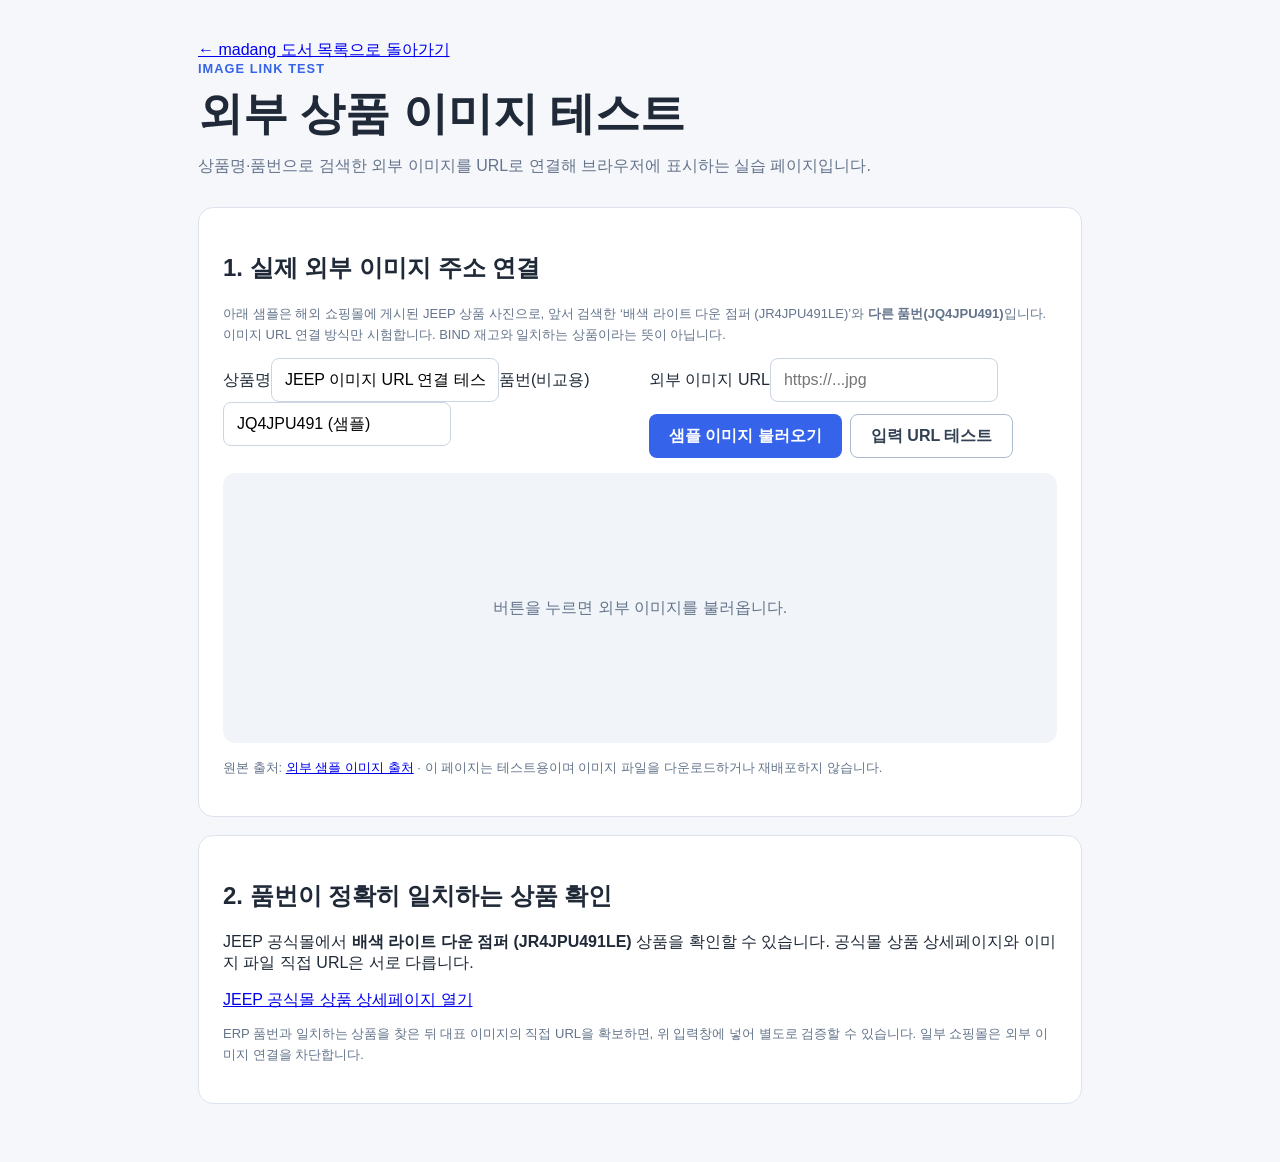
<file: image-test.html>
<!DOCTYPE html>
<html lang="ko">
<head>
<meta charset="utf-8"><meta name="viewport" content="width=device-width,initial-scale=1">
<title>외부 상품 이미지 연결 테스트 | madang</title>
<link rel="stylesheet" href="./style.css">
<style>
.test-container{max-width:920px;margin:0 auto;padding:40px 18px}
.test-panel{background:#fff;border:1px solid #dce3ed;border-radius:15px;padding:24px;margin:18px 0}
.preview{min-height:270px;background:#f1f5f9;display:grid;place-items:center;border-radius:12px;overflow:hidden;margin:15px 0}
.preview img{display:block;max-width:100%;max-height:460px;object-fit:contain}
.preview p{color:#64748b;padding:20px;text-align:center}
.grid-test{display:grid;grid-template-columns:1fr 1fr;gap:18px}
.test-actions{display:flex;gap:8px;flex-wrap:wrap;margin-top:12px}
.test-actions input{width:100%}
.note{font-size:13px;color:#64748b;line-height:1.6}
#testStatus{white-space:pre-wrap;overflow-wrap:anywhere}
@media(max-width:650px){.grid-test{grid-template-columns:1fr}}
</style>
</head>
<body>
<main class="test-container">
<a href="./index.html">← madang 도서 목록으로 돌아가기</a>
<header class="page-header"><p class="eyebrow">IMAGE LINK TEST</p><h1>외부 상품 이미지 테스트</h1>
<p>상품명·품번으로 검색한 외부 이미지를 URL로 연결해 브라우저에 표시하는 실습 페이지입니다.</p></header>
<section class="test-panel">
<h2>1. 실제 외부 이미지 주소 연결</h2>
<p class="note">아래 샘플은 해외 쇼핑몰에 게시된 JEEP 상품 사진으로, 앞서 검색한 ‘배색 라이트 다운 점퍼 (JR4JPU491LE)’와 <strong>다른 품번(JQ4JPU491)</strong>입니다. 이미지 URL 연결 방식만 시험합니다. BIND 재고와 일치하는 상품이라는 뜻이 아닙니다.</p>
<div class="grid-test">
<div><label for="productName">상품명</label><input id="productName" value="JEEP 이미지 URL 연결 테스트" /><label for="productCode">품번(비교용)</label><input id="productCode" value="JQ4JPU491 (샘플)" /></div>
<div><label for="imageUrl">외부 이미지 URL</label><input id="imageUrl" type="url" spellcheck="false" placeholder="https://...jpg" />
<div class="test-actions"><button id="loadSample" type="button">샘플 이미지 불러오기</button><button id="loadCustom" type="button" class="secondary-button">입력 URL 테스트</button></div></div>
</div>
<div class="preview" id="preview"><p>버튼을 누르면 외부 이미지를 불러옵니다.</p></div>
<p id="testStatus" role="status" class="note"></p>
<p class="note">원본 출처: <a href="https://weare.shopping/products/we-are-%E9%9F%93%E5%9C%8Bjeep%E4%BC%91%E9%96%92%E7%87%88%E8%8A%AF%E7%B5%A8%E7%BE%BD%E7%B5%A8%E6%9C%8D%E5%A4%96%E5%A5%97jq4jpu491" target="_blank" rel="noopener noreferrer">외부 샘플 이미지 출처</a> · 이 페이지는 테스트용이며 이미지 파일을 다운로드하거나 재배포하지 않습니다.</p>
</section>
<section class="test-panel"><h2>2. 품번이 정확히 일치하는 상품 확인</h2>
<p>JEEP 공식몰에서 <strong>배색 라이트 다운 점퍼 (JR4JPU491LE)</strong> 상품을 확인할 수 있습니다. 공식몰 상품 상세페이지와 이미지 파일 직접 URL은 서로 다릅니다.</p>
<a href="https://jeepwear.co.kr/product/%EB%B0%B0%EC%83%89-%EB%9D%BC%EC%9D%B4%ED%8A%B8-%EB%8B%A4%EC%9A%B4-%EC%A0%90%ED%8D%BC-jr4jpu491le/5257/" target="_blank" rel="noopener noreferrer">JEEP 공식몰 상품 상세페이지 열기</a>
<p class="note">ERP 품번과 일치하는 상품을 찾은 뒤 대표 이미지의 직접 URL을 확보하면, 위 입력창에 넣어 별도로 검증할 수 있습니다. 일부 쇼핑몰은 외부 이미지 연결을 차단합니다.</p>
</section>
</main>
<script>
const SAMPLE_IMAGE="https://weare.shopping/cdn/shop/files/f0ffeb2ea5e10c6e5974438d5e5e1cf1.jpg?v=1763788773";
const preview=document.querySelector("#preview");
const status=document.querySelector("#testStatus");
const imageUrl=document.querySelector("#imageUrl");
function loadImage(url){
  let parsed;
  try{parsed=new URL(url);if(!["http:","https:"].includes(parsed.protocol))throw Error("HTTP(S) 이미지 주소를 입력하세요.");}
  catch(e){status.textContent="URL 오류: "+e.message;return;}
  preview.replaceChildren();
  const loading=document.createElement("p");loading.textContent="이미지 로딩 중…";preview.append(loading);
  status.textContent="연결 시도: "+parsed.href;
  const image=new Image();image.alt="외부 쇼핑몰 상품 이미지";image.referrerPolicy="no-referrer";
  image.onload=()=>{preview.replaceChildren(image);status.textContent="외부 이미지 표시 성공 · "+image.naturalWidth+"×"+image.naturalHeight+"px";};
  image.onerror=()=>{loading.textContent="이미지를 표시하지 못했습니다.";status.textContent="이미지 링크가 잘못되었거나 외부 사이트에서 연결을 차단했을 수 있습니다. 상품 상세페이지 주소가 아닌 직접 이미지 URL인지 확인하세요.";};
  image.src=parsed.href;
}
document.querySelector("#loadSample").addEventListener("click",()=>{imageUrl.value=SAMPLE_IMAGE;loadImage(SAMPLE_IMAGE);});
document.querySelector("#loadCustom").addEventListener("click",()=>loadImage(imageUrl.value.trim()));
</script></body></html>
</file>
<file: style.css>
:root {
  color: #1f2937;
  background: #f6f7fb;
  font-family: "Malgun Gothic", "Apple SD Gothic Neo", Arial, sans-serif;
}

* {
  box-sizing: border-box;
}

body {
  margin: 0;
}

/* 숨김 요소가 grid/flex 스타일보다 우선하도록 처리 */
[hidden] {
  display: none !important;
}

.page-container {
  width: min(1100px, calc(100% - 32px));
  margin: 0 auto;
  padding: 56px 0 72px;
}

.page-header {
  margin-bottom: 30px;
}

.eyebrow {
  margin: 0 0 8px;
  color: #3563e9;
  font-size: 0.8rem;
  font-weight: 700;
  letter-spacing: 0.08em;
}

h1 {
  margin: 0;
  font-size: clamp(2rem, 5vw, 2.8rem);
}

.page-header > p:last-child {
  margin: 12px 0 0;
  color: #64748b;
}

.search-section {
  padding: 22px;
  background: #ffffff;
  border: 1px solid #e4e8f0;
  border-radius: 14px;
  box-shadow: 0 6px 18px rgb(15 23 42 / 5%);
}

.auth-section {
  display: grid;
  grid-template-columns: minmax(180px, 0.8fr) minmax(0, 1.2fr);
  gap: 18px 30px;
  align-items: start;
  margin-bottom: 18px;
  padding: 22px;
  background: #eef3ff;
  border: 1px solid #d7e1ff;
  border-radius: 14px;
}

.auth-heading h2 {
  margin: 0;
  font-size: 1.2rem;
}

.auth-heading p,
.auth-message {
  margin: 8px 0 0;
  color: #52627a;
  font-size: 0.92rem;
}

.auth-form {
  display: grid;
  grid-template-columns: 74px 1fr;
  gap: 10px;
  align-items: center;
}

.auth-form label {
  font-size: 0.9rem;
  font-weight: 700;
}

.auth-buttons {
  display: flex;
  grid-column: 2;
  gap: 10px;
}

.secondary-button {
  background: #ffffff;
  border: 1px solid #aab8d0;
  color: #334155;
}

.secondary-button:hover {
  background: #f1f5f9;
}

button:disabled {
  cursor: wait;
  opacity: 0.6;
}

.auth-message {
  grid-column: 1 / -1;
  min-height: 20px;
}

.auth-message.error {
  color: #b42318;
}

.search-form label {
  display: block;
  margin-bottom: 9px;
  font-size: 0.95rem;
  font-weight: 700;
}

.search-controls {
  display: flex;
  gap: 10px;
}

input,
button {
  min-height: 44px;
  border-radius: 8px;
  font: inherit;
}

input {
  flex: 1;
  min-width: 0;
  padding: 0 13px;
  border: 1px solid #cbd5e1;
}

input:focus {
  outline: 3px solid rgb(53 99 233 / 22%);
  border-color: #3563e9;
}

button {
  padding: 0 20px;
  border: 0;
  background: #3563e9;
  color: #ffffff;
  font-weight: 700;
  cursor: pointer;
}

button:hover {
  background: #254fc9;
}

.status-message {
  min-height: 24px;
  margin: 22px 0 14px;
  color: #475569;
}

.status-message.error {
  color: #b42318;
}

.book-grid {
  display: grid;
  grid-template-columns: repeat(auto-fit, minmax(230px, 1fr));
  gap: 16px;
}

.book-card {
  display: flex;
  min-height: 190px;
  flex-direction: column;
  padding: 22px;
  background: #ffffff;
  border: 1px solid #e4e8f0;
  border-radius: 14px;
}

.book-card h2 {
  margin: 0;
  font-size: 1.2rem;
}

.book-author {
  margin: 10px 0;
  color: #64748b;
}

.book-price {
  margin: auto 0 0;
  color: #1d4ed8;
  font-size: 1.08rem;
  font-weight: 700;
}

.purchase-controls { display: flex; gap: 8px; align-items: center; margin-top: 18px; }
.purchase-controls label { color: #475569; font-size: 0.88rem; font-weight: 700; }
.quantity-input { width: 64px; min-height: 38px; padding: 0 6px; }
.purchase-button { min-height: 38px; padding: 0 12px; font-size: 0.9rem; }
.orders-section { margin-top: 48px; }
.orders-section h2 { margin: 0; }
.purchase-message, .orders-message { min-height: 22px; margin: 10px 0; color: #475569; }
.purchase-message.error, .orders-message.error { color: #b42318; }
.orders-list { display: grid; gap: 10px; }
.order-card { display: grid; grid-template-columns: 1fr auto; gap: 5px 20px; padding: 17px 20px; background: #ffffff; border: 1px solid #e4e8f0; border-radius: 10px; }
.order-card h3, .order-card p { margin: 0; }
.order-card p { color: #52627a; font-size: 0.92rem; }
.order-amount { grid-column: 2; grid-row: 1 / span 2; align-self: center; color: #1d4ed8 !important; font-weight: 700; }

@media (max-width: 480px) {
  .page-container {
    width: min(100% - 24px, 1100px);
    padding-top: 36px;
  }

  .search-controls {
    flex-direction: column;
  }

  .auth-section,
  .auth-form {
    grid-template-columns: 1fr;
  }

  .auth-buttons {
    grid-column: auto;
  }

  .purchase-controls { flex-wrap: wrap; }
  .order-card { grid-template-columns: 1fr; }
  .order-amount { grid-column: auto; grid-row: auto; }
}

/* Supabase Storage 도서 표지 이미지 */
.book-cover-wrapper { width: 100%; aspect-ratio: 4 / 3; margin-bottom: 16px; background: #f1f5f9; border-radius: 10px; overflow: hidden; display: grid; place-items: center; }
.book-cover { width: 100%; height: 100%; object-fit: contain; }
.book-cover-placeholder { padding: 16px; color: #94a3b8; text-align: center; font-size: 0.88rem; }
.cover-upload { margin-top: 16px; display: grid; gap: 8px; }
.cover-upload label { font-size: 0.82rem; font-weight: 700; color: #475569; }
.cover-upload input { width: 100%; min-height: 0; padding: 7px; font-size: 0.85rem; }
.cover-upload button { min-height: 36px; font-size: 0.88rem; }
.cover-upload-message { margin: 0; color: #475569; font-size: 0.82rem; overflow-wrap: anywhere; }
</file>
